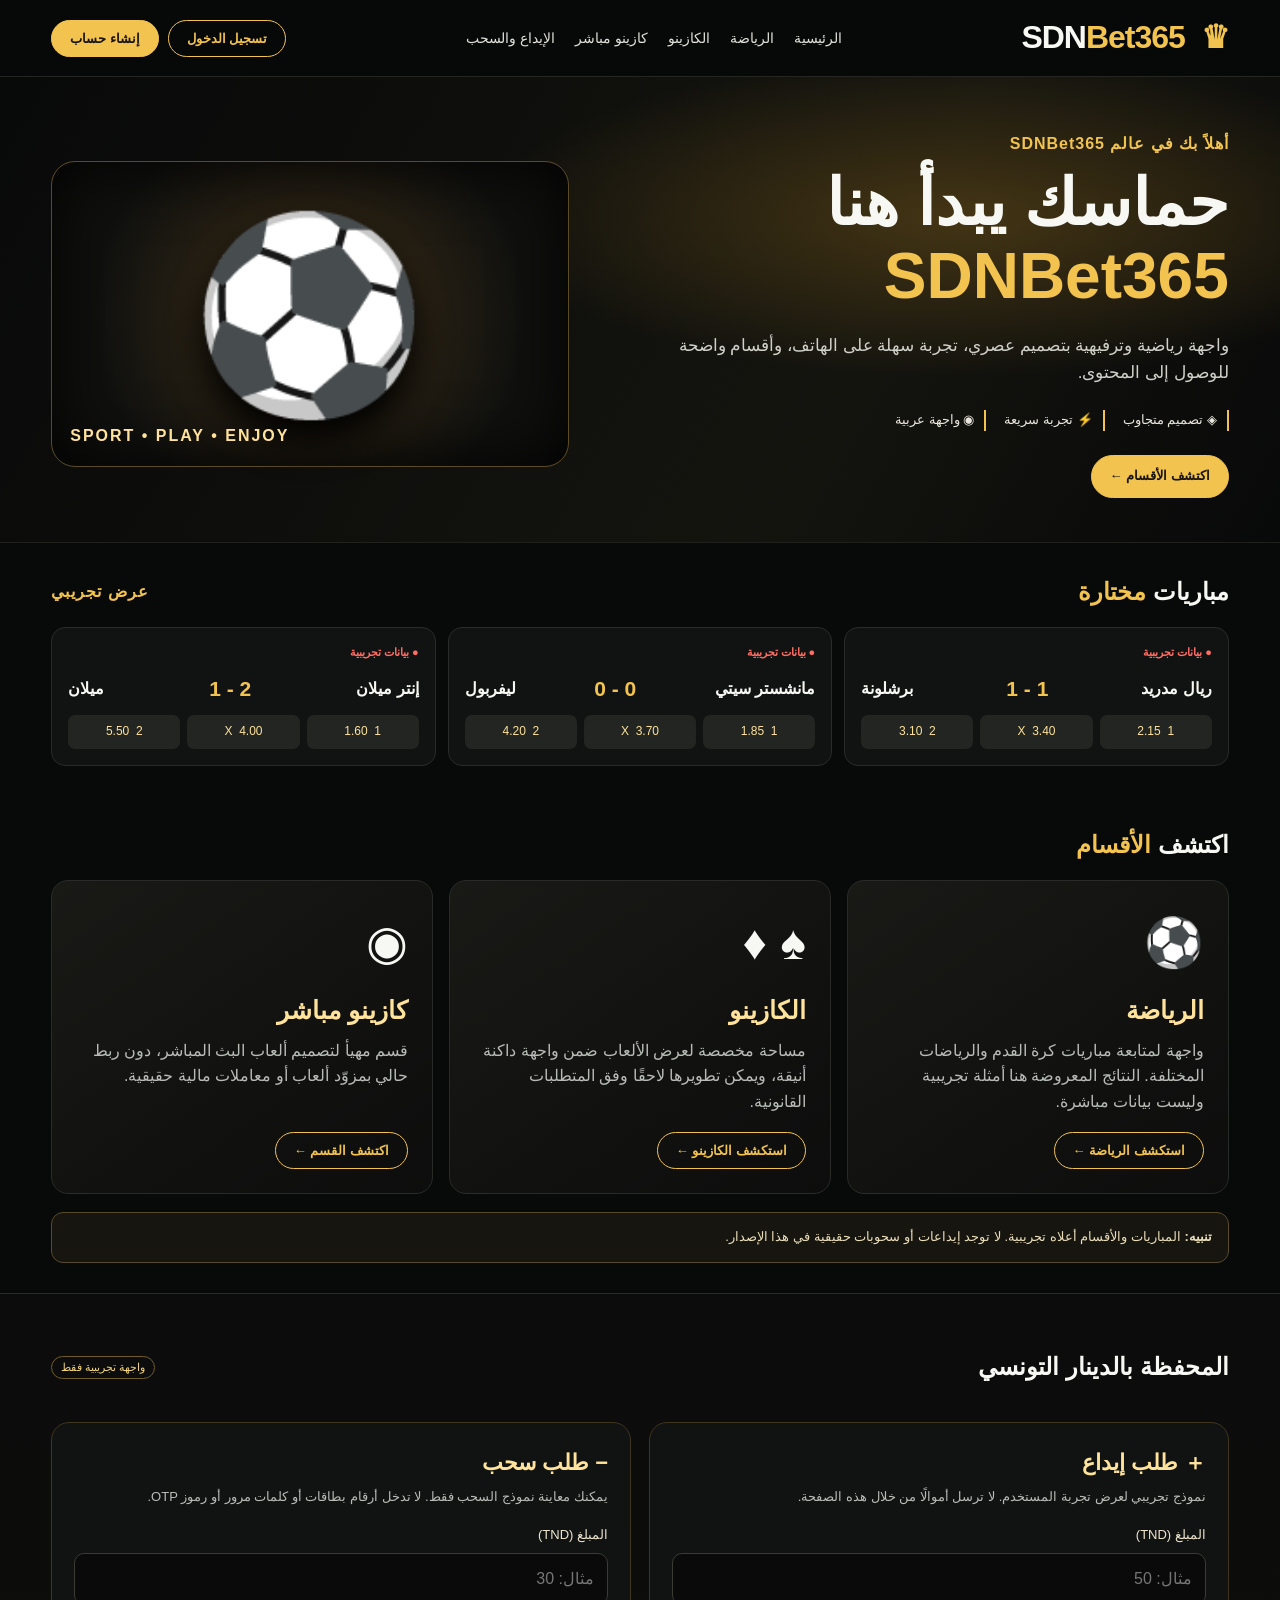
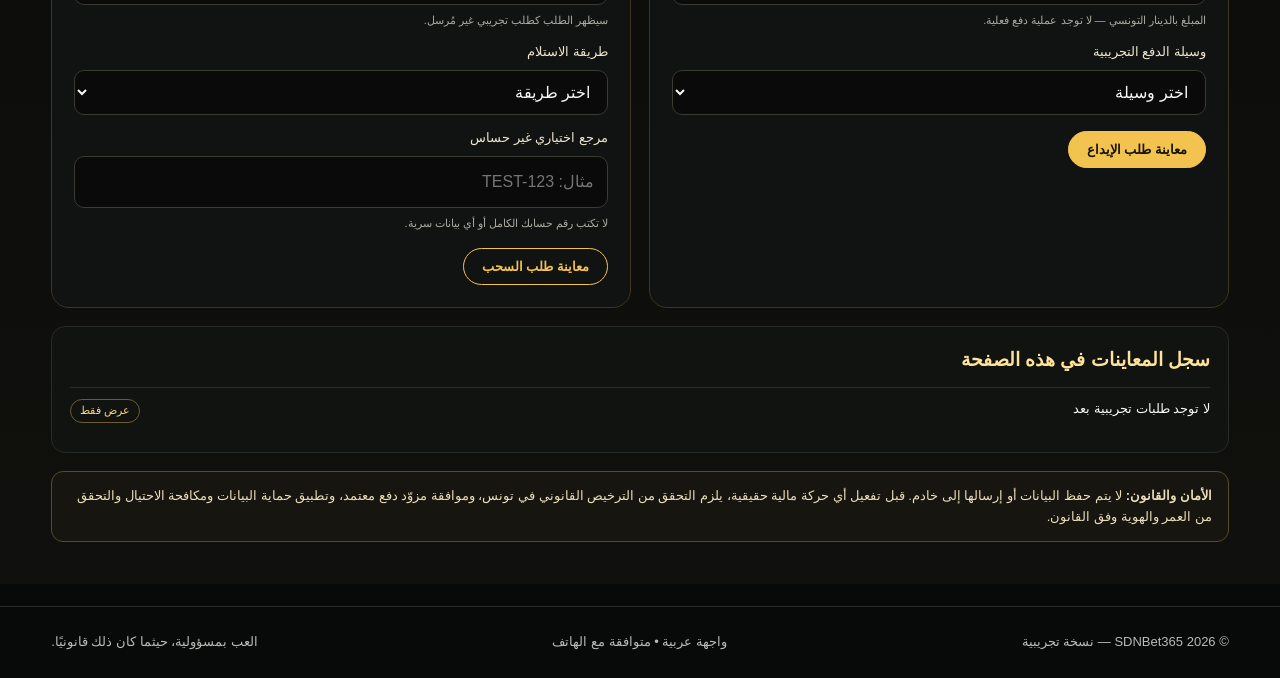
<file: Index.html>
<!DOCTYPE html>
<html lang="ar" dir="rtl">
<head>
<meta charset="UTF-8">
<meta name="viewport" content="width=device-width, initial-scale=1">
<meta name="theme-color" content="#080909">
<title>SDNBet365 | الرياضة والترفيه</title>
<style>
:root{--bg:#080909;--panel:#111313;--line:#292b28;--gold:#f2c34e;--gold2:#ffe39a;--muted:#b9bbb7;--white:#f7f7f3}
*{box-sizing:border-box}body{margin:0;background:var(--bg);color:var(--white);font-family:Tahoma,Arial,sans-serif;line-height:1.6}
a{color:inherit;text-decoration:none}.wrap{width:min(1180px,92%);margin:auto}
header{position:sticky;top:0;z-index:5;background:#080909f2;border-bottom:1px solid #252621;backdrop-filter:blur(10px)}
.nav{min-height:76px;display:flex;align-items:center;justify-content:space-between;gap:18px;flex-wrap:wrap;padding:12px 0}
.brand{font-size:clamp(22px,3vw,32px);font-weight:900;letter-spacing:-1px}.brand span{color:var(--gold)}.crown{color:var(--gold);margin-left:8px}
.links{display:flex;gap:20px;flex-wrap:wrap;font-size:14px;color:#e1e1db}.links a:hover{color:var(--gold)}
.actions{display:flex;gap:9px}.btn{display:inline-flex;align-items:center;justify-content:center;border:1px solid var(--gold);border-radius:30px;padding:10px 18px;font-weight:700;font-size:13px;background:transparent;color:var(--gold);cursor:pointer}.btn.primary{background:var(--gold);color:#17130a}.btn:hover{filter:brightness(1.1)}
.hero{padding:54px 0 44px;background:radial-gradient(ellipse at 75% 30%,#443514 0,transparent 35%),linear-gradient(120deg,#080909,#14140f 65%,#080909);border-bottom:1px solid #20211d;overflow:hidden}
.hero-grid{display:grid;grid-template-columns:1.1fr .9fr;align-items:center;gap:28px}.eyebrow{color:var(--gold);font-weight:700;letter-spacing:1px}.hero h1{font-size:clamp(34px,5.2vw,64px);line-height:1.15;margin:10px 0 18px}.hero h1 span{color:var(--gold)}.hero p{color:#d0d0c9;max-width:560px;font-size:17px}.features{display:flex;gap:18px;flex-wrap:wrap;margin:24px 0;color:#e9e7dd;font-size:13px}.features span{border-right:2px solid var(--gold);padding-right:10px}.hero-art{min-height:290px;border:1px solid #5b4b25;border-radius:24px;display:grid;place-items:center;background:radial-gradient(circle at 50% 50%,#725622 0,#292114 35%,#10110f 72%);box-shadow:inset 0 0 70px #000;position:relative}.ball{font-size:clamp(100px,17vw,190px);filter:drop-shadow(0 20px 18px #000)}.art-label{position:absolute;bottom:18px;left:18px;color:var(--gold2);font-weight:800;letter-spacing:2px}
.section{padding:30px 0}.section-head{display:flex;align-items:center;justify-content:space-between;gap:12px;margin-bottom:16px}.section h2{margin:0;font-size:24px}.section h2 span{color:var(--gold)}.live-row{display:grid;grid-template-columns:repeat(3,1fr);gap:12px}.match{background:var(--panel);border:1px solid var(--line);border-radius:14px;padding:16px}.live{color:#ff6c62;font-size:11px;font-weight:900}.teams{display:flex;justify-content:space-between;align-items:center;gap:8px;margin:10px 0;font-weight:700}.score{font-size:21px;color:var(--gold);white-space:nowrap}.odds{display:flex;gap:7px}.odd{flex:1;text-align:center;background:#222521;border-radius:7px;padding:7px 4px;font-size:12px;color:var(--gold2)}
.cards{display:grid;grid-template-columns:repeat(3,1fr);gap:16px}.category{min-height:245px;border:1px solid var(--line);border-radius:17px;padding:24px;background:linear-gradient(145deg,#191a16,#0c0d0c);display:flex;flex-direction:column;align-items:flex-start;transition:transform .2s,border-color .2s}.category:hover{transform:translateY(-3px);border-color:#8e712c}.category .icon{font-size:48px}.category h3{font-size:25px;margin:8px 0;color:var(--gold2)}.category p{color:var(--muted);margin:0 0 18px}.category .btn{margin-top:auto}
.notice{border:1px solid #594b28;background:#17150f;color:#e9ddba;padding:14px 16px;border-radius:12px;font-size:13px;margin-top:18px}
.wallet-section{padding:34px 0 42px;border-top:1px solid var(--line);background:linear-gradient(180deg,#0b0c0b,#10100d)}
.wallet-grid{display:grid;grid-template-columns:1fr 1fr;gap:18px}
.wallet-card{background:var(--panel);border:1px solid #40351d;border-radius:18px;padding:22px}
.wallet-card h3{margin:0 0 6px;color:var(--gold2);font-size:22px}
.wallet-card p{color:var(--muted);font-size:13px;margin:0 0 18px}
.field{display:grid;gap:7px;margin:13px 0}
.field label{font-size:13px;color:#eee5ce}
.field input,.field select{width:100%;padding:12px 13px;border-radius:10px;border:1px solid #3a3b33;background:#090a09;color:var(--white);font:inherit;outline:none}
.field input:focus,.field select:focus{border-color:var(--gold)}
.field small{color:#aaa99f;font-size:11px}
.form-actions{display:flex;gap:10px;flex-wrap:wrap;margin-top:16px}
.status-box{display:none;margin-top:14px;padding:12px;border:1px solid #665326;border-radius:10px;background:#19160d;color:#ffe39a;font-size:13px}
.status-box.show{display:block}
.history{margin-top:18px;background:#111311;border:1px solid var(--line);border-radius:14px;padding:18px}
.history h3{margin:0 0 12px;color:var(--gold2)}
.history-row{display:flex;justify-content:space-between;gap:10px;flex-wrap:wrap;border-top:1px solid #2b2d27;padding:11px 0;font-size:13px}
.pill-demo{display:inline-block;border:1px solid #705c28;color:#f5d77c;border-radius:20px;padding:2px 9px;font-size:11px}
@media(max-width:800px){.wallet-grid{grid-template-columns:1fr}}
footer{border-top:1px solid var(--line);margin-top:22px;padding:25px 0;color:var(--muted);font-size:13px}.foot{display:flex;justify-content:space-between;gap:15px;flex-wrap:wrap}
.modal{position:fixed;inset:0;background:#000b;display:none;place-items:center;padding:20px;z-index:10}.modal.show{display:grid}.dialog{max-width:420px;width:100%;background:#121411;border:1px solid #5b4b25;border-radius:18px;padding:24px}.dialog h3{margin-top:0;color:var(--gold)}.dialog p{color:var(--muted)}.close{float:left;background:none;border:0;color:white;font-size:24px;cursor:pointer}
@media(max-width:800px){.hero-grid{grid-template-columns:1fr}.hero-art{min-height:200px}.live-row{grid-template-columns:1fr}.cards{grid-template-columns:1fr}.links{gap:12px}.nav{justify-content:center}.brand{width:100%;text-align:center}.actions{justify-content:center;width:100%}.hero{padding-top:34px}}
</style>
</head>
<body>
<header><div class="wrap nav">
<a class="brand" href="#"><span class="crown">♛</span> SDN<span>Bet365</span></a>
<nav class="links" aria-label="التنقل"><a href="#home">الرئيسية</a><a href="#sports">الرياضة</a><a href="#casino">الكازينو</a><a href="#livecasino">كازينو مباشر</a><a href="#wallet">الإيداع والسحب</a></nav>
<div class="actions"><button class="btn" data-modal="login">تسجيل الدخول</button><button class="btn primary" data-modal="register">إنشاء حساب</button></div>
</div></header>
<main>
<section class="hero" id="home"><div class="wrap hero-grid"><div>
<div class="eyebrow">أهلاً بك في عالم SDNBet365</div>
<h1>حماسك يبدأ هنا<br><span>SDNBet365</span></h1>
<p>واجهة رياضية وترفيهية بتصميم عصري، تجربة سهلة على الهاتف، وأقسام واضحة للوصول إلى المحتوى.</p>
<div class="features"><span>◈ تصميم متجاوب</span><span>⚡ تجربة سريعة</span><span>◉ واجهة عربية</span></div>
<a class="btn primary" href="#sports">اكتشف الأقسام ←</a>
</div><div class="hero-art" aria-label="تصميم رياضي ذهبي"><div class="ball">⚽</div><div class="art-label">SPORT • PLAY • ENJOY</div></div></div></section>
<section class="section wrap"><div class="section-head"><h2>مباريات <span>مختارة</span></h2><span class="eyebrow">عرض تجريبي</span></div>
<div class="live-row">
<div class="match"><div class="live">● بيانات تجريبية</div><div class="teams"><span>ريال مدريد</span><span class="score">1 - 1</span><span>برشلونة</span></div><div class="odds"><div class="odd">1&nbsp; 2.15</div><div class="odd">X&nbsp; 3.40</div><div class="odd">2&nbsp; 3.10</div></div></div>
<div class="match"><div class="live">● بيانات تجريبية</div><div class="teams"><span>مانشستر سيتي</span><span class="score">0 - 0</span><span>ليفربول</span></div><div class="odds"><div class="odd">1&nbsp; 1.85</div><div class="odd">X&nbsp; 3.70</div><div class="odd">2&nbsp; 4.20</div></div></div>
<div class="match"><div class="live">● بيانات تجريبية</div><div class="teams"><span>إنتر ميلان</span><span class="score">2 - 1</span><span>ميلان</span></div><div class="odds"><div class="odd">1&nbsp; 1.60</div><div class="odd">X&nbsp; 4.00</div><div class="odd">2&nbsp; 5.50</div></div></div>
</div></section>
<section class="section wrap" id="sports"><div class="section-head"><h2>اكتشف <span>الأقسام</span></h2></div><div class="cards">
<article class="category"><div class="icon">⚽</div><h3>الرياضة</h3><p>واجهة لمتابعة مباريات كرة القدم والرياضات المختلفة. النتائج المعروضة هنا أمثلة تجريبية وليست بيانات مباشرة.</p><button class="btn" data-modal="sports">استكشف الرياضة ←</button></article>
<article class="category" id="casino"><div class="icon">♠ ♦</div><h3>الكازينو</h3><p>مساحة مخصصة لعرض الألعاب ضمن واجهة داكنة أنيقة، ويمكن تطويرها لاحقًا وفق المتطلبات القانونية.</p><button class="btn" data-modal="casino">استكشف الكازينو ←</button></article>
<article class="category" id="livecasino"><div class="icon">◉</div><h3>كازينو مباشر</h3><p>قسم مهيأ لتصميم ألعاب البث المباشر، دون ربط حالي بمزوّد ألعاب أو معاملات مالية حقيقية.</p><button class="btn" data-modal="live">اكتشف القسم ←</button></article>
</div>
<div class="notice"><strong>تنبيه:</strong> المباريات والأقسام أعلاه تجريبية. لا توجد إيداعات أو سحوبات حقيقية في هذا الإصدار.</div>
</section>
<section class="wallet-section" id="wallet"><div class="wrap">
<div class="section-head"><h2>المحفظة <span>بالدينار التونسي</span></h2><span class="pill-demo">واجهة تجريبية فقط</span></div>
<div class="wallet-grid">
<form class="wallet-card" id="deposit-form">
<h3>＋ طلب إيداع</h3><p>نموذج تجريبي لعرض تجربة المستخدم. لا ترسل أموالًا من خلال هذه الصفحة.</p>
<div class="field"><label for="deposit-amount">المبلغ (TND)</label><input id="deposit-amount" type="number" min="1" max="10000" step="1" placeholder="مثال: 50" required><small>المبلغ بالدينار التونسي — لا توجد عملية دفع فعلية.</small></div>
<div class="field"><label for="deposit-method">وسيلة الدفع التجريبية</label><select id="deposit-method" required><option value="">اختر وسيلة</option><option>تحويل بنكي (عرض فقط)</option><option>محفظة إلكترونية (عرض فقط)</option><option>وسيلة دفع مرخّصة — عند التفعيل</option></select></div>
<div class="form-actions"><button class="btn primary" type="submit">معاينة طلب الإيداع</button></div>
<div class="status-box" id="deposit-status" role="status" aria-live="polite"></div>
</form>
<form class="wallet-card" id="withdraw-form">
<h3>− طلب سحب</h3><p>يمكنك معاينة نموذج السحب فقط. لا تدخل أرقام بطاقات أو كلمات مرور أو رموز OTP.</p>
<div class="field"><label for="withdraw-amount">المبلغ (TND)</label><input id="withdraw-amount" type="number" min="1" max="10000" step="1" placeholder="مثال: 30" required><small>سيظهر الطلب كطلب تجريبي غير مُرسل.</small></div>
<div class="field"><label for="withdraw-method">طريقة الاستلام</label><select id="withdraw-method" required><option value="">اختر طريقة</option><option>تحويل بنكي (عرض فقط)</option><option>محفظة إلكترونية (عرض فقط)</option><option>طريقة أخرى معتمدة — عند التفعيل</option></select></div>
<div class="field"><label for="withdraw-reference">مرجع اختياري غير حساس</label><input id="withdraw-reference" type="text" maxlength="24" placeholder="مثال: TEST-123"><small>لا تكتب رقم حسابك الكامل أو أي بيانات سرية.</small></div>
<div class="form-actions"><button class="btn" type="submit">معاينة طلب السحب</button></div>
<div class="status-box" id="withdraw-status" role="status" aria-live="polite"></div>
</form>
</div>
<div class="history" aria-live="polite"><h3>سجل المعاينات في هذه الصفحة</h3><div id="history-list"><div class="history-row"><span>لا توجد طلبات تجريبية بعد</span><span class="pill-demo">عرض فقط</span></div></div></div>
<div class="notice"><strong>الأمان والقانون:</strong> لا يتم حفظ البيانات أو إرسالها إلى خادم. قبل تفعيل أي حركة مالية حقيقية، يلزم التحقق من الترخيص القانوني في تونس، وموافقة مزوّد دفع معتمد، وتطبيق حماية البيانات ومكافحة الاحتيال والتحقق من العمر والهوية وفق القانون.</div>
</div></section>
</section>
</main>
<footer><div class="wrap foot"><span>© 2026 SDNBet365 — نسخة تجريبية</span><span>واجهة عربية • متوافقة مع الهاتف</span><span>العب بمسؤولية، حيثما كان ذلك قانونيًا.</span></div></footer>
<div class="modal" id="modal" role="dialog" aria-modal="true" aria-labelledby="modal-title"><div class="dialog"><button class="close" id="close" aria-label="إغلاق">×</button><h3 id="modal-title">نسخة تجريبية</h3><p id="modal-text">هذا القسم للعرض فقط، ولم يتم تفعيل الحسابات أو المعاملات الحقيقية بعد.</p><button class="btn primary" id="ok">حسنًا</button></div></div>
<script>
const modal=document.getElementById('modal'), title=document.getElementById('modal-title'), msg=document.getElementById('modal-text');
const copy={login:['تسجيل الدخول','تسجيل الدخول غير مفعّل في النسخة التجريبية.'],register:['إنشاء حساب','إنشاء الحسابات غير مفعّل حاليًا.'],sports:['قسم الرياضة','هذه واجهة أولية؛ بيانات المباريات تجريبية وليست مباشرة.'],casino:['قسم الكازينو','هذا القسم تجريبي ولا يتصل بمزوّد ألعاب.'],live:['كازينو مباشر','البث المباشر غير مفعّل في هذه النسخة.']};
document.querySelectorAll('[data-modal]').forEach(b=>b.addEventListener('click',()=>{const c=copy[b.dataset.modal];title.textContent=c[0];msg.textContent=c[1];modal.classList.add('show')}));
function closeModal(){modal.classList.remove('show')}document.getElementById('close').addEventListener('click',closeModal);document.getElementById('ok').addEventListener('click',closeModal);modal.addEventListener('click',e=>{if(e.target===modal)closeModal()});
const historyList=document.getElementById('history-list');
function addDemoRequest(type,amount,method,reference=''){
  const empty=historyList.querySelector('.history-row');
  if(empty && empty.textContent.includes('لا توجد طلبات')) historyList.innerHTML='';
  const row=document.createElement('div'); row.className='history-row';
  const label=document.createElement('span'); label.textContent=type+' — '+amount+' د.ت — '+method+(reference?' — '+reference:'');
  const status=document.createElement('span'); status.className='pill-demo'; status.textContent='معاينة فقط — غير مُرسل';
  row.append(label,status); historyList.prepend(row);
}
document.getElementById('deposit-form').addEventListener('submit',e=>{
  e.preventDefault();const amount=Number(document.getElementById('deposit-amount').value),method=document.getElementById('deposit-method').value;
  const box=document.getElementById('deposit-status');
  if(!Number.isFinite(amount)||amount<1||amount>10000){box.textContent='أدخل مبلغًا بين 1 و10000 دينار للمعاينة.';box.classList.add('show');return;}
  box.textContent='هذه معاينة فقط: طلب إيداع بقيمة '+amount.toFixed(2)+' د.ت عبر '+method+'. لم يتم الدفع أو إرسال الطلب.';
  box.classList.add('show');addDemoRequest('إيداع',amount.toFixed(2),method);e.target.reset();
});
document.getElementById('withdraw-form').addEventListener('submit',e=>{
  e.preventDefault();const amount=Number(document.getElementById('withdraw-amount').value),method=document.getElementById('withdraw-method').value,reference=document.getElementById('withdraw-reference').value.trim();
  const box=document.getElementById('withdraw-status');
  if(!Number.isFinite(amount)||amount<1||amount>10000){box.textContent='أدخل مبلغًا بين 1 و10000 دينار للمعاينة.';box.classList.add('show');return;}
  box.textContent='هذه معاينة فقط: طلب سحب بقيمة '+amount.toFixed(2)+' د.ت عبر '+method+'. لم يتم التحقق من الرصيد أو إرسال أي طلب.';
  box.classList.add('show');addDemoRequest('سحب',amount.toFixed(2),method,reference);e.target.reset();
});
</script>
</body></html>
</file>
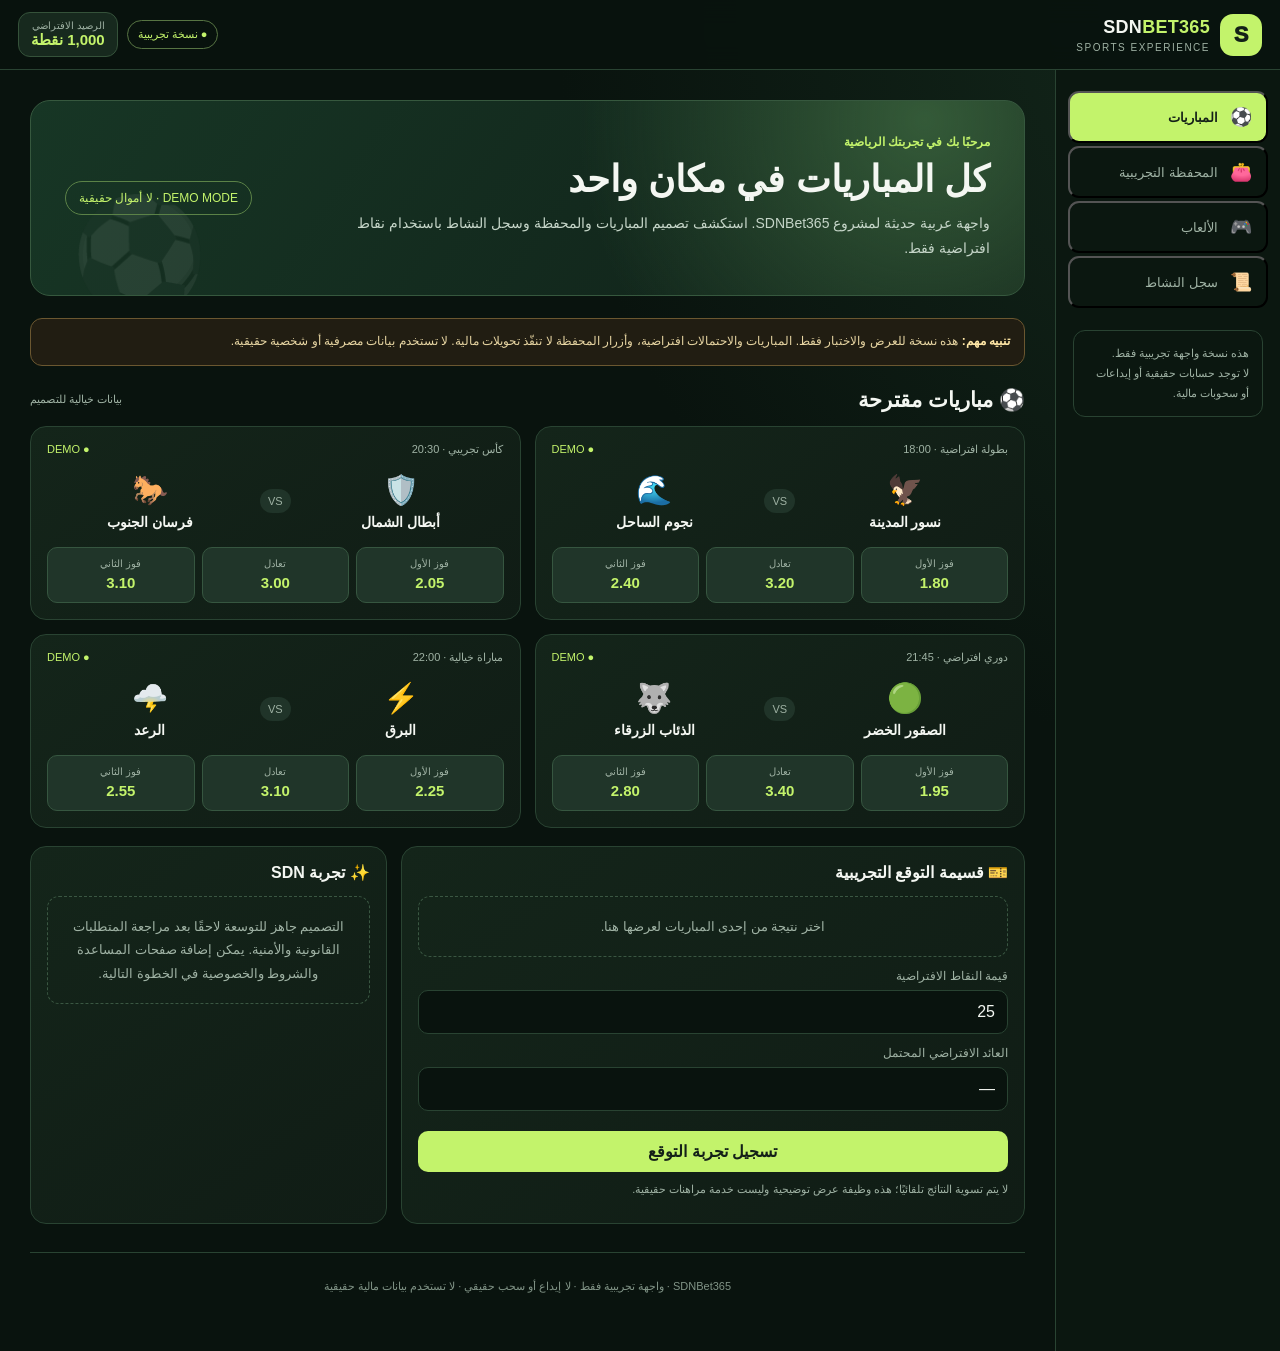
<file: index-1.html>
<!DOCTYPE html>
<html lang="ar" dir="rtl">
<head>
<meta charset="UTF-8">
<meta name="viewport" content="width=device-width, initial-scale=1">
<meta name="theme-color" content="#0b1712">
<title>SDNBet365 | منصة رياضية تجريبية</title>
<style>
:root{--bg:#09130e;--panel:#111f17;--panel2:#17291e;--line:#294332;--lime:#c3f36b;--text:#f4f7f2;--muted:#9fb2a4;--gold:#e8c779;--blue:#8bc8ff}
*{box-sizing:border-box}body{margin:0;background:radial-gradient(ellipse at top right,#14291c 0,transparent 40%),var(--bg);color:var(--text);font-family:Tahoma,Arial,sans-serif}button,input,select{font:inherit}button{cursor:pointer}
.top{position:sticky;top:0;z-index:20;display:flex;align-items:center;justify-content:space-between;gap:12px;padding:12px 18px;background:rgba(9,19,14,.96);border-bottom:1px solid var(--line);backdrop-filter:blur(12px)}
.brand{display:flex;align-items:center;gap:10px}.logo{width:42px;height:42px;display:grid;place-items:center;border-radius:13px;background:var(--lime);color:#132018;font-weight:1000;font-size:22px}.brand strong{font-size:18px;letter-spacing:.3px}.brand small{display:block;color:var(--muted);font-size:10px;margin-top:4px;letter-spacing:1.5px}
.top-right{display:flex;align-items:center;gap:9px}.demo-badge{border:1px solid #577443;color:var(--lime);border-radius:30px;padding:7px 10px;font-size:11px}.balance{background:#17291e;border:1px solid #35523a;border-radius:12px;padding:7px 12px}.balance small{display:block;color:var(--muted);font-size:10px}.balance b{color:var(--lime);font-size:15px}
.shell{max-width:1440px;margin:auto;display:grid;grid-template-columns:225px minmax(0,1fr);min-height:calc(100vh - 67px)}aside{padding:18px 12px;border-left:1px solid var(--line);background:#0b1710}.nav{width:100%;display:flex;align-items:center;gap:11px;text-align:right;background:transparent;color:var(--muted);border-radius:11px;padding:13px;margin:3px 0}.nav.active,.nav:hover{background:var(--lime);color:#142018;font-weight:bold}.nav .ico{width:24px;text-align:center;font-size:18px}.side-info{margin:22px 5px 0;padding:13px;border:1px solid var(--line);border-radius:12px;color:var(--muted);font-size:11px;line-height:1.8}
main{padding:clamp(14px,3vw,30px);min-width:0}.hero{position:relative;overflow:hidden;display:flex;align-items:center;justify-content:space-between;gap:18px;padding:clamp(20px,4vw,34px);border:1px solid #36583e;border-radius:20px;background:radial-gradient(circle at 90% 10%,#345a38 0,transparent 38%),linear-gradient(125deg,#173625,#102018);margin-bottom:22px}.hero:after{content:"⚽";position:absolute;left:4%;bottom:-24px;font-size:110px;opacity:.08}.hero-copy{position:relative;z-index:1}.eyebrow{color:var(--lime);font-size:12px;font-weight:bold;margin-bottom:9px}.hero h1{font-size:clamp(24px,4vw,37px);margin:0 0 10px}.hero p{margin:0;color:#c5d5c8;line-height:1.8;max-width:640px;font-size:14px}.hero-tag{position:relative;z-index:1;white-space:nowrap;border:1px solid #5b8247;border-radius:30px;padding:9px 13px;color:var(--lime);font-size:12px}
.notice{border:1px solid #6b5730;background:#211d12;color:#e8d6a3;border-radius:12px;padding:12px 14px;font-size:12px;line-height:1.8;margin-bottom:20px}.notice strong{color:#ffe7a6}
.section{display:none}.section.active{display:block}.section-head{display:flex;justify-content:space-between;align-items:center;gap:12px;margin:22px 0 14px}.section-head h2{font-size:21px;margin:0}.muted{color:var(--muted)}.tiny{font-size:11px}.match-grid{display:grid;grid-template-columns:repeat(2,minmax(0,1fr));gap:14px}.card{background:linear-gradient(145deg,#14251a,#101c15);border:1px solid var(--line);border-radius:16px;padding:16px;min-width:0}.match-meta{display:flex;justify-content:space-between;gap:8px;color:var(--muted);font-size:11px;margin-bottom:17px}.live-dot{color:var(--lime)}.teams{display:grid;grid-template-columns:1fr auto 1fr;align-items:center;gap:7px;text-align:center;margin-bottom:17px}.team{font-weight:bold;font-size:14px}.crest{display:block;font-size:29px;margin-bottom:7px}.vs{font-size:11px;color:var(--muted);background:#203429;border-radius:20px;padding:6px 8px}.odds{display:grid;grid-template-columns:repeat(3,1fr);gap:7px}.odd{background:#203529;border:1px solid #365640;color:var(--text);border-radius:10px;padding:10px 4px}.odd small{display:block;font-size:10px;color:var(--muted);margin-bottom:5px}.odd b{font-size:15px;color:var(--lime)}.odd.selected{background:var(--lime);border-color:var(--lime);color:#132018}.odd.selected small,.odd.selected b{color:#132018}
.two-col{display:grid;grid-template-columns:minmax(0,1.4fr) minmax(250px,.8fr);gap:14px;margin-top:18px}.panel-title{font-weight:bold;font-size:16px;margin:0 0 14px}.form-row{margin:12px 0}.form-row label{display:block;color:var(--muted);font-size:12px;margin-bottom:7px}.form-row input,.form-row select{width:100%;background:#09130e;border:1px solid var(--line);border-radius:10px;padding:12px;color:var(--text);outline:none}.btn{border:0;border-radius:10px;padding:11px 15px;font-weight:bold}.btn-main{background:var(--lime);color:#142018}.btn-ghost{background:#21372a;color:var(--text);border:1px solid #3b5941}.btn-block{width:100%;margin-top:8px}.btn:disabled{opacity:.45;cursor:not-allowed}.empty{padding:18px;border:1px dashed #3a5742;border-radius:12px;color:var(--muted);text-align:center;font-size:13px;line-height:1.8}
.wallet-grid{display:grid;grid-template-columns:repeat(3,minmax(0,1fr));gap:13px}.stat{padding:18px;background:linear-gradient(145deg,#193323,#102018);border:1px solid #34523a;border-radius:15px}.stat span{display:block;color:var(--muted);font-size:12px;margin-bottom:10px}.stat strong{font-size:23px;color:var(--lime)}.action-grid{display:grid;grid-template-columns:repeat(2,minmax(0,1fr));gap:14px;margin-top:15px}.action-card{padding:20px;background:var(--panel);border:1px solid var(--line);border-radius:15px}.action-card .big{font-size:28px}.action-card h3{margin:10px 0 7px}.action-card p{color:var(--muted);font-size:12px;line-height:1.8;min-height:42px}.game-grid{display:grid;grid-template-columns:repeat(3,minmax(0,1fr));gap:13px}.game{padding:20px;text-align:center;background:linear-gradient(145deg,#1a3022,#101c15);border:1px solid var(--line);border-radius:15px}.game .big{font-size:40px}.game h3{margin:8px 0}.game p{color:var(--muted);font-size:12px;line-height:1.7;min-height:40px}.history-row{display:flex;justify-content:space-between;gap:10px;padding:13px 0;border-bottom:1px solid var(--line);font-size:12px}.footer{text-align:center;color:#819487;font-size:11px;padding:24px 10px;border-top:1px solid var(--line);margin-top:28px;line-height:1.8}
@media(max-width:850px){.shell{grid-template-columns:1fr}aside{position:sticky;top:66px;z-index:15;display:flex;gap:5px;overflow-x:auto;padding:7px;border-left:0;border-bottom:1px solid var(--line)}.nav{width:auto;white-space:nowrap;flex:0 0 auto;padding:10px 12px;margin:0}.side-info{display:none}.two-col{grid-template-columns:1fr}.game-grid{grid-template-columns:1fr}.match-grid{grid-template-columns:1fr}.hero{align-items:flex-start;flex-direction:column}.hero-tag{white-space:normal}.top{padding:9px 11px}.brand strong{font-size:15px}.logo{width:36px;height:36px}.demo-badge{display:none}main{padding:13px}.wallet-grid{grid-template-columns:1fr}.action-grid{grid-template-columns:1fr}}
@media(min-width:851px){.nav{font-size:13px}}
</style>
</head>
<body>
<header class="top">
  <div class="brand"><div class="logo">S</div><div><strong>SDN<span style="color:var(--lime)">BET365</span></strong><small>SPORTS EXPERIENCE</small></div></div>
  <div class="top-right"><span class="demo-badge">● نسخة تجريبية</span><div class="balance"><small>الرصيد الافتراضي</small><b><span id="balance">1,000</span> نقطة</b></div></div>
</header>
<div class="shell">
<aside>
  <button class="nav active" data-tab="sports"><span class="ico">⚽</span> المباريات</button>
  <button class="nav" data-tab="wallet"><span class="ico">👛</span> المحفظة التجريبية</button>
  <button class="nav" data-tab="games"><span class="ico">🎮</span> الألعاب</button>
  <button class="nav" data-tab="history"><span class="ico">📜</span> سجل النشاط</button>
  <div class="side-info">هذه نسخة واجهة تجريبية فقط.<br>لا توجد حسابات حقيقية أو إيداعات أو سحوبات مالية.</div>
</aside>
<main>
  <section class="hero">
    <div class="hero-copy"><div class="eyebrow">مرحبًا بك في تجربتك الرياضية</div><h1>كل المباريات في مكان واحد</h1><p>واجهة عربية حديثة لمشروع SDNBet365. استكشف تصميم المباريات والمحفظة وسجل النشاط باستخدام نقاط افتراضية فقط.</p></div>
    <span class="hero-tag">DEMO MODE · لا أموال حقيقية</span>
  </section>
  <div class="notice"><strong>تنبيه مهم:</strong> هذه نسخة للعرض والاختبار فقط. المباريات والاحتمالات افتراضية، وأزرار المحفظة لا تنفّذ تحويلات مالية. لا تستخدم بيانات مصرفية أو شخصية حقيقية.</div>

  <section class="section active" id="sports">
    <div class="section-head"><h2>⚽ مباريات مقترحة</h2><span class="muted tiny">بيانات خيالية للتصميم</span></div>
    <div class="match-grid" id="matches"></div>
    <div class="two-col">
      <div class="card">
        <h3 class="panel-title">🎫 قسيمة التوقع التجريبية</h3>
        <div id="selection" class="empty">اختر نتيجة من إحدى المباريات لعرضها هنا.</div>
        <div class="form-row"><label for="stake">قيمة النقاط الافتراضية</label><input id="stake" type="number" min="1" max="1000" value="25"></div>
        <div class="form-row"><label for="potential">العائد الافتراضي المحتمل</label><input id="potential" readonly value="—"></div>
        <button class="btn btn-main btn-block" id="placeBet">تسجيل تجربة التوقع</button>
        <p class="muted tiny">لا يتم تسوية النتائج تلقائيًا؛ هذه وظيفة عرض توضيحية وليست خدمة مراهنات حقيقية.</p>
      </div>
      <div class="card">
        <h3 class="panel-title">✨ تجربة SDN</h3>
        <div class="empty">التصميم جاهز للتوسعة لاحقًا بعد مراجعة المتطلبات القانونية والأمنية. يمكن إضافة صفحات المساعدة والشروط والخصوصية في الخطوة التالية.</div>
      </div>
    </div>
  </section>

  <section class="section" id="wallet">
    <div class="section-head"><h2>👛 المحفظة</h2><span class="muted tiny">عرض تجريبي فقط</span></div>
    <div class="wallet-grid">
      <div class="stat"><span>الرصيد الحالي</span><strong id="walletBalance">1,000</strong><div class="muted tiny">نقطة افتراضية</div></div>
      <div class="stat"><span>إجمالي الإيداعات التجريبية</span><strong id="depositTotal">0</strong><div class="muted tiny">لا تمثل أموالًا</div></div>
      <div class="stat"><span>إجمالي السحوبات التجريبية</span><strong id="withdrawTotal">0</strong><div class="muted tiny">لا تمثل تحويلات</div></div>
    </div>
    <div class="action-grid">
      <div class="action-card"><div class="big">➕</div><h3>محاكاة إيداع</h3><p>جرّب الواجهة فقط. لن تتم إضافة أموال فعلية ولا تُطلب بيانات دفع.</p><div class="form-row"><label for="depositAmount">قيمة افتراضية</label><input id="depositAmount" type="number" min="1" max="5000" value="100"></div><button class="btn btn-main btn-block" id="depositBtn">تجربة الإيداع الوهمي</button></div>
      <div class="action-card"><div class="big">↗️</div><h3>محاكاة سحب</h3><p>اختبر تجربة المستخدم دون حساب مصرفي أو محفظة دفع أو إرسال طلب مالي.</p><div class="form-row"><label for="withdrawAmount">قيمة افتراضية</label><input id="withdrawAmount" type="number" min="1" max="5000" value="50"></div><button class="btn btn-ghost btn-block" id="withdrawBtn">تجربة السحب الوهمي</button></div>
    </div>
    <p class="muted tiny">لا تُدخل رقم بطاقة أو كلمة مرور أو بيانات مالية. لا يتم إرسال أي بيانات إلى خادم.</p>
  </section>

  <section class="section" id="games">
    <div class="section-head"><h2>🎮 منطقة الترفيه</h2><span class="muted tiny">عناصر تصميم تجريبية</span></div>
    <div class="game-grid">
      <div class="game"><div class="big">⚽</div><h3>مركز المباريات</h3><p>عرض توضيحي لبطاقات المباريات والنتائج الافتراضية.</p><button class="btn btn-main" data-go="sports">استكشاف المباريات</button></div>
      <div class="game"><div class="big">📊</div><h3>إحصاءات تجريبية</h3><p>مكان مخصص لإحصاءات وبيانات توضيحية غير مباشرة.</p><button class="btn btn-ghost" id="statsBtn">عرض التفاصيل</button></div>
      <div class="game"><div class="big">🛡️</div><h3>اللعب المسؤول</h3><p>معلومات عامة عن حدود الاستخدام والسلامة والامتثال.</p><button class="btn btn-ghost" id="responsibleBtn">قراءة التنبيه</button></div>
    </div>
  </section>

  <section class="section" id="history">
    <div class="section-head"><h2>📜 سجل النشاط</h2><button class="btn btn-ghost" id="reset">إعادة ضبط التجربة</button></div>
    <div class="card"><div id="historyList" class="muted">لم تُسجل أنشطة بعد.</div></div>
  </section>
  <footer class="footer">SDNBet365 · واجهة تجريبية فقط · لا إيداع أو سحب حقيقي · لا تستخدم بيانات مالية حقيقية</footer>
</main>
</div>
<script>
const matches=[
{id:1,league:"بطولة افتراضية · 18:00",a:"نسور المدينة",b:"نجوم الساحل",icons:["🦅","🌊"],odds:[1.8,3.2,2.4]},
{id:2,league:"كأس تجريبي · 20:30",a:"أبطال الشمال",b:"فرسان الجنوب",icons:["🛡️","🐎"],odds:[2.05,3.0,3.1]},
{id:3,league:"دوري افتراضي · 21:45",a:"الصقور الخضر",b:"الذئاب الزرقاء",icons:["🟢","🐺"],odds:[1.95,3.4,2.8]},
{id:4,league:"مباراة خيالية · 22:00",a:"البرق",b:"الرعد",icons:["⚡","🌩️"],odds:[2.25,3.1,2.55]}
];
let balance=1000,selection=null,logs=[],deposits=0,withdrawals=0;
const $=id=>document.getElementById(id);
const fmt=n=>Number(n).toLocaleString("en-US",{maximumFractionDigits:2});
function updateBalance(){$("balance").textContent=fmt(balance);$("walletBalance").textContent=fmt(balance);$("depositTotal").textContent=fmt(deposits);$("withdrawTotal").textContent=fmt(withdrawals)}
function addLog(title,delta,detail){logs.unshift({title,delta,detail,time:new Date().toLocaleTimeString("ar-TN",{hour:"2-digit",minute:"2-digit"})});renderLogs()}
function renderLogs(){const el=$("historyList");if(!logs.length){el.textContent="لم تُسجل أنشطة بعد.";el.className="muted";return}el.className="";el.innerHTML=logs.map(x=>`<div class="history-row"><div><b>${x.title}</b><div class="muted" style="margin-top:5px">${x.detail} · ${x.time}</div></div><b style="color:${x.delta>=0?'var(--lime)':'#f28b8b'}">${x.delta>0?'+':''}${fmt(x.delta)} نقطة</b></div>`).join("")}
function renderMatches(){$("matches").innerHTML=matches.map(m=>`<article class="card"><div class="match-meta"><span>${m.league}</span><span class="live-dot">● DEMO</span></div><div class="teams"><div class="team"><span class="crest">${m.icons[0]}</span>${m.a}</div><div class="vs">VS</div><div class="team"><span class="crest">${m.icons[1]}</span>${m.b}</div></div><div class="odds">${[{k:"1",label:"فوز الأول",odd:m.odds[0]},{k:"X",label:"تعادل",odd:m.odds[1]},{k:"2",label:"فوز الثاني",odd:m.odds[2]}].map(o=>`<button class="odd ${selection&&selection.id===m.id&&selection.k===o.k?'selected':''}" data-mid="${m.id}" data-k="${o.k}" data-odd="${o.odd}"><small>${o.label}</small><b>${o.odd.toFixed(2)}</b></button>`).join("")}</div></article>`).join("");document.querySelectorAll("[data-mid]").forEach(btn=>btn.addEventListener("click",()=>{const m=matches.find(x=>x.id===Number(btn.dataset.mid));selection={id:m.id,k:btn.dataset.k,odd:Number(btn.dataset.odd),match:m,choice:btn.querySelector("small").textContent};$("selection").className="";$("selection").textContent=`${m.a} × ${m.b} — ${selection.choice} — معامل تجريبي ${selection.odd.toFixed(2)}`;updatePotential();renderMatches()}))}
function updatePotential(){const n=Number($("stake").value);$("potential").value=selection&&n>0?fmt(n*selection.odd)+" نقطة":"—"}
$("stake").addEventListener("input",updatePotential);
$("placeBet").addEventListener("click",()=>{const n=Number($("stake").value);if(!selection)return alert("اختر نتيجة تجريبية أولًا.");if(!Number.isFinite(n)||n<1||n>1000)return alert("أدخل قيمة بين 1 و1000 نقطة.");if(n>balance)return alert("الرصيد الافتراضي لا يكفي.");balance-=n;updateBalance();addLog("توقع افتراضي",-n,selection.match.a+" × "+selection.match.b+" · "+selection.choice+" · عائد محتمل "+fmt(n*selection.odd));alert("سُجلت تجربة التوقع فقط. لا توجد تسوية أو أموال حقيقية.");selection=null;$("selection").className="empty";$("selection").textContent="اختر نتيجة من إحدى المباريات لعرضها هنا.";$("potential").value="—";renderMatches()});
document.querySelectorAll(".nav").forEach(btn=>btn.addEventListener("click",()=>showTab(btn.dataset.tab)));
function showTab(id){document.querySelectorAll(".nav").forEach(b=>b.classList.toggle("active",b.dataset.tab===id));document.querySelectorAll(".section").forEach(s=>s.classList.toggle("active",s.id===id));window.scrollTo({top:0,behavior:"smooth"})}
document.querySelectorAll("[data-go]").forEach(b=>b.addEventListener("click",()=>showTab(b.dataset.go)));
$("depositBtn").addEventListener("click",()=>{const n=Number($("depositAmount").value);if(!Number.isFinite(n)||n<1||n>5000)return alert("أدخل قيمة افتراضية بين 1 و5000.");deposits+=n;balance+=n;updateBalance();addLog("إيداع وهمي",n,"محاكاة واجهة فقط — لا أموال حقيقية");alert("تمت محاكاة الإيداع داخل هذه الصفحة فقط. لم يحدث أي تحويل مالي.")});
$("withdrawBtn").addEventListener("click",()=>{const n=Number($("withdrawAmount").value);if(!Number.isFinite(n)||n<1||n>5000)return alert("أدخل قيمة افتراضية بين 1 و5000.");if(n>balance)return alert("الرصيد الافتراضي لا يكفي.");withdrawals+=n;balance-=n;updateBalance();addLog("سحب وهمي",-n,"محاكاة واجهة فقط — لا أموال حقيقية");alert("تمت محاكاة السحب داخل هذه الصفحة فقط. لم يحدث أي تحويل مالي.")});
$("statsBtn").addEventListener("click",()=>alert("بيانات تجريبية فقط: 4 مباريات افتراضية، لا توجد نتائج مباشرة أو بيانات رياضية خارجية."));
$("responsibleBtn").addEventListener("click",()=>alert("هذه نسخة تجريبية وليست خدمة مراهنات. يجب التحقق من القوانين والتراخيص المناسبة قبل أي تشغيل حقيقي. لا تستخدم أموالًا لا تستطيع تحمل خسارتها."));
$("reset").addEventListener("click",()=>{if(!confirm("هل تريد إعادة ضبط رصيد وسجل النسخة التجريبية؟"))return;balance=1000;selection=null;logs=[];deposits=0;withdrawals=0;updateBalance();renderLogs();renderMatches();$("selection").className="empty";$("selection").textContent="اختر نتيجة من إحدى المباريات لعرضها هنا.";$("potential").value="—";alert("تمت إعادة ضبط التجربة.")});
renderMatches();updateBalance();renderLogs();
</script>
</body>
</html>
</file>
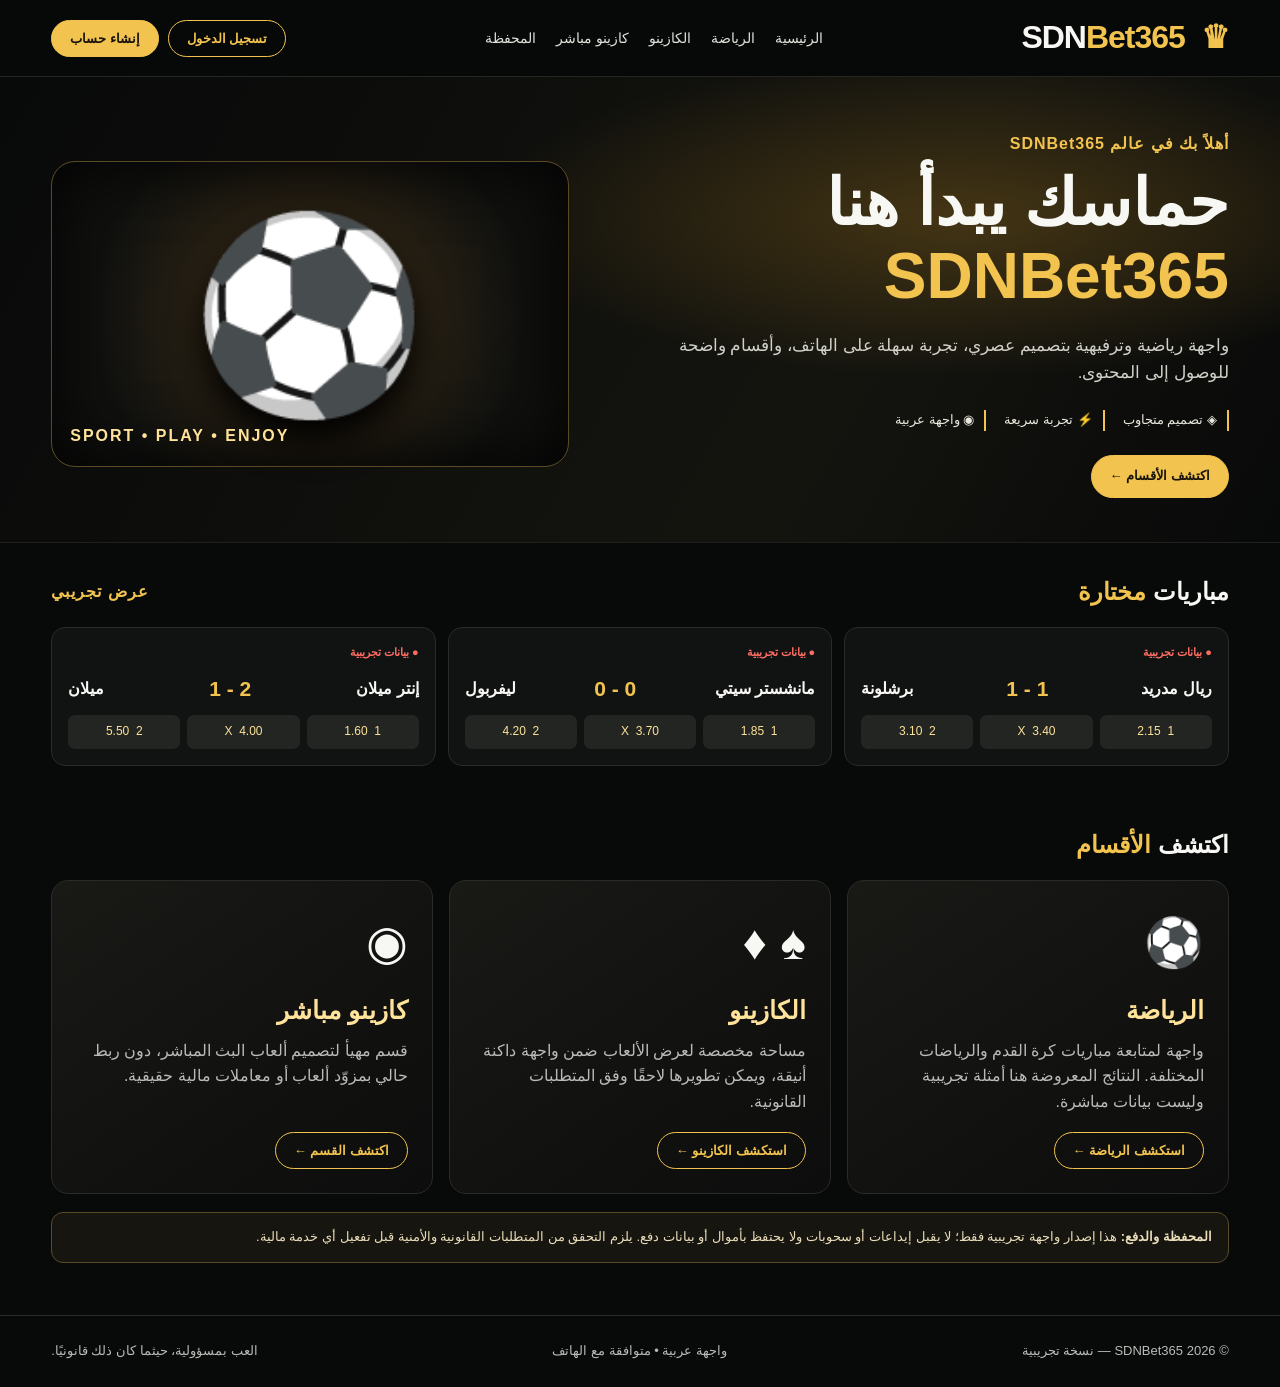
<file: index-4.html>
<!DOCTYPE html>
<html lang="ar" dir="rtl">
<head>
<meta charset="UTF-8">
<meta name="viewport" content="width=device-width, initial-scale=1">
<meta name="theme-color" content="#080909">
<title>SDNBet365 | الرياضة والترفيه</title>
<style>
:root{--bg:#080909;--panel:#111313;--line:#292b28;--gold:#f2c34e;--gold2:#ffe39a;--muted:#b9bbb7;--white:#f7f7f3}
*{box-sizing:border-box}body{margin:0;background:var(--bg);color:var(--white);font-family:Tahoma,Arial,sans-serif;line-height:1.6}
a{color:inherit;text-decoration:none}.wrap{width:min(1180px,92%);margin:auto}
header{position:sticky;top:0;z-index:5;background:#080909f2;border-bottom:1px solid #252621;backdrop-filter:blur(10px)}
.nav{min-height:76px;display:flex;align-items:center;justify-content:space-between;gap:18px;flex-wrap:wrap;padding:12px 0}
.brand{font-size:clamp(22px,3vw,32px);font-weight:900;letter-spacing:-1px}.brand span{color:var(--gold)}.crown{color:var(--gold);margin-left:8px}
.links{display:flex;gap:20px;flex-wrap:wrap;font-size:14px;color:#e1e1db}.links a:hover{color:var(--gold)}
.actions{display:flex;gap:9px}.btn{display:inline-flex;align-items:center;justify-content:center;border:1px solid var(--gold);border-radius:30px;padding:10px 18px;font-weight:700;font-size:13px;background:transparent;color:var(--gold);cursor:pointer}.btn.primary{background:var(--gold);color:#17130a}.btn:hover{filter:brightness(1.1)}
.hero{padding:54px 0 44px;background:radial-gradient(ellipse at 75% 30%,#443514 0,transparent 35%),linear-gradient(120deg,#080909,#14140f 65%,#080909);border-bottom:1px solid #20211d;overflow:hidden}
.hero-grid{display:grid;grid-template-columns:1.1fr .9fr;align-items:center;gap:28px}.eyebrow{color:var(--gold);font-weight:700;letter-spacing:1px}.hero h1{font-size:clamp(34px,5.2vw,64px);line-height:1.15;margin:10px 0 18px}.hero h1 span{color:var(--gold)}.hero p{color:#d0d0c9;max-width:560px;font-size:17px}.features{display:flex;gap:18px;flex-wrap:wrap;margin:24px 0;color:#e9e7dd;font-size:13px}.features span{border-right:2px solid var(--gold);padding-right:10px}.hero-art{min-height:290px;border:1px solid #5b4b25;border-radius:24px;display:grid;place-items:center;background:radial-gradient(circle at 50% 50%,#725622 0,#292114 35%,#10110f 72%);box-shadow:inset 0 0 70px #000;position:relative}.ball{font-size:clamp(100px,17vw,190px);filter:drop-shadow(0 20px 18px #000)}.art-label{position:absolute;bottom:18px;left:18px;color:var(--gold2);font-weight:800;letter-spacing:2px}
.section{padding:30px 0}.section-head{display:flex;align-items:center;justify-content:space-between;gap:12px;margin-bottom:16px}.section h2{margin:0;font-size:24px}.section h2 span{color:var(--gold)}.live-row{display:grid;grid-template-columns:repeat(3,1fr);gap:12px}.match{background:var(--panel);border:1px solid var(--line);border-radius:14px;padding:16px}.live{color:#ff6c62;font-size:11px;font-weight:900}.teams{display:flex;justify-content:space-between;align-items:center;gap:8px;margin:10px 0;font-weight:700}.score{font-size:21px;color:var(--gold);white-space:nowrap}.odds{display:flex;gap:7px}.odd{flex:1;text-align:center;background:#222521;border-radius:7px;padding:7px 4px;font-size:12px;color:var(--gold2)}
.cards{display:grid;grid-template-columns:repeat(3,1fr);gap:16px}.category{min-height:245px;border:1px solid var(--line);border-radius:17px;padding:24px;background:linear-gradient(145deg,#191a16,#0c0d0c);display:flex;flex-direction:column;align-items:flex-start;transition:transform .2s,border-color .2s}.category:hover{transform:translateY(-3px);border-color:#8e712c}.category .icon{font-size:48px}.category h3{font-size:25px;margin:8px 0;color:var(--gold2)}.category p{color:var(--muted);margin:0 0 18px}.category .btn{margin-top:auto}
.notice{border:1px solid #594b28;background:#17150f;color:#e9ddba;padding:14px 16px;border-radius:12px;font-size:13px;margin-top:18px}
footer{border-top:1px solid var(--line);margin-top:22px;padding:25px 0;color:var(--muted);font-size:13px}.foot{display:flex;justify-content:space-between;gap:15px;flex-wrap:wrap}
.modal{position:fixed;inset:0;background:#000b;display:none;place-items:center;padding:20px;z-index:10}.modal.show{display:grid}.dialog{max-width:420px;width:100%;background:#121411;border:1px solid #5b4b25;border-radius:18px;padding:24px}.dialog h3{margin-top:0;color:var(--gold)}.dialog p{color:var(--muted)}.close{float:left;background:none;border:0;color:white;font-size:24px;cursor:pointer}
@media(max-width:800px){.hero-grid{grid-template-columns:1fr}.hero-art{min-height:200px}.live-row{grid-template-columns:1fr}.cards{grid-template-columns:1fr}.links{gap:12px}.nav{justify-content:center}.brand{width:100%;text-align:center}.actions{justify-content:center;width:100%}.hero{padding-top:34px}}
</style>
</head>
<body>
<header><div class="wrap nav">
<a class="brand" href="#"><span class="crown">♛</span> SDN<span>Bet365</span></a>
<nav class="links" aria-label="التنقل"><a href="#home">الرئيسية</a><a href="#sports">الرياضة</a><a href="#casino">الكازينو</a><a href="#livecasino">كازينو مباشر</a><a href="#wallet">المحفظة</a></nav>
<div class="actions"><button class="btn" data-modal="login">تسجيل الدخول</button><button class="btn primary" data-modal="register">إنشاء حساب</button></div>
</div></header>
<main>
<section class="hero" id="home"><div class="wrap hero-grid"><div>
<div class="eyebrow">أهلاً بك في عالم SDNBet365</div>
<h1>حماسك يبدأ هنا<br><span>SDNBet365</span></h1>
<p>واجهة رياضية وترفيهية بتصميم عصري، تجربة سهلة على الهاتف، وأقسام واضحة للوصول إلى المحتوى.</p>
<div class="features"><span>◈ تصميم متجاوب</span><span>⚡ تجربة سريعة</span><span>◉ واجهة عربية</span></div>
<a class="btn primary" href="#sports">اكتشف الأقسام ←</a>
</div><div class="hero-art" aria-label="تصميم رياضي ذهبي"><div class="ball">⚽</div><div class="art-label">SPORT • PLAY • ENJOY</div></div></div></section>
<section class="section wrap"><div class="section-head"><h2>مباريات <span>مختارة</span></h2><span class="eyebrow">عرض تجريبي</span></div>
<div class="live-row">
<div class="match"><div class="live">● بيانات تجريبية</div><div class="teams"><span>ريال مدريد</span><span class="score">1 - 1</span><span>برشلونة</span></div><div class="odds"><div class="odd">1&nbsp; 2.15</div><div class="odd">X&nbsp; 3.40</div><div class="odd">2&nbsp; 3.10</div></div></div>
<div class="match"><div class="live">● بيانات تجريبية</div><div class="teams"><span>مانشستر سيتي</span><span class="score">0 - 0</span><span>ليفربول</span></div><div class="odds"><div class="odd">1&nbsp; 1.85</div><div class="odd">X&nbsp; 3.70</div><div class="odd">2&nbsp; 4.20</div></div></div>
<div class="match"><div class="live">● بيانات تجريبية</div><div class="teams"><span>إنتر ميلان</span><span class="score">2 - 1</span><span>ميلان</span></div><div class="odds"><div class="odd">1&nbsp; 1.60</div><div class="odd">X&nbsp; 4.00</div><div class="odd">2&nbsp; 5.50</div></div></div>
</div></section>
<section class="section wrap" id="sports"><div class="section-head"><h2>اكتشف <span>الأقسام</span></h2></div><div class="cards">
<article class="category"><div class="icon">⚽</div><h3>الرياضة</h3><p>واجهة لمتابعة مباريات كرة القدم والرياضات المختلفة. النتائج المعروضة هنا أمثلة تجريبية وليست بيانات مباشرة.</p><button class="btn" data-modal="sports">استكشف الرياضة ←</button></article>
<article class="category" id="casino"><div class="icon">♠ ♦</div><h3>الكازينو</h3><p>مساحة مخصصة لعرض الألعاب ضمن واجهة داكنة أنيقة، ويمكن تطويرها لاحقًا وفق المتطلبات القانونية.</p><button class="btn" data-modal="casino">استكشف الكازينو ←</button></article>
<article class="category" id="livecasino"><div class="icon">◉</div><h3>كازينو مباشر</h3><p>قسم مهيأ لتصميم ألعاب البث المباشر، دون ربط حالي بمزوّد ألعاب أو معاملات مالية حقيقية.</p><button class="btn" data-modal="live">اكتشف القسم ←</button></article>
</div>
<div class="notice" id="wallet"><strong>المحفظة والدفع:</strong> هذا إصدار واجهة تجريبية فقط؛ لا يقبل إيداعات أو سحوبات ولا يحتفظ بأموال أو بيانات دفع. يلزم التحقق من المتطلبات القانونية والأمنية قبل تفعيل أي خدمة مالية.</div>
</section>
</main>
<footer><div class="wrap foot"><span>© 2026 SDNBet365 — نسخة تجريبية</span><span>واجهة عربية • متوافقة مع الهاتف</span><span>العب بمسؤولية، حيثما كان ذلك قانونيًا.</span></div></footer>
<div class="modal" id="modal" role="dialog" aria-modal="true" aria-labelledby="modal-title"><div class="dialog"><button class="close" id="close" aria-label="إغلاق">×</button><h3 id="modal-title">نسخة تجريبية</h3><p id="modal-text">هذا القسم للعرض فقط، ولم يتم تفعيل الحسابات أو المعاملات الحقيقية بعد.</p><button class="btn primary" id="ok">حسنًا</button></div></div>
<script>
const modal=document.getElementById('modal'), title=document.getElementById('modal-title'), msg=document.getElementById('modal-text');
const copy={login:['تسجيل الدخول','تسجيل الدخول غير مفعّل في النسخة التجريبية.'],register:['إنشاء حساب','إنشاء الحسابات غير مفعّل حاليًا.'],sports:['قسم الرياضة','هذه واجهة أولية؛ بيانات المباريات تجريبية وليست مباشرة.'],casino:['قسم الكازينو','هذا القسم تجريبي ولا يتصل بمزوّد ألعاب.'],live:['كازينو مباشر','البث المباشر غير مفعّل في هذه النسخة.']};
document.querySelectorAll('[data-modal]').forEach(b=>b.addEventListener('click',()=>{const c=copy[b.dataset.modal];title.textContent=c[0];msg.textContent=c[1];modal.classList.add('show')}));
function closeModal(){modal.classList.remove('show')}document.getElementById('close').addEventListener('click',closeModal);document.getElementById('ok').addEventListener('click',closeModal);modal.addEventListener('click',e=>{if(e.target===modal)closeModal()});
</script>
</body></html>
</file>
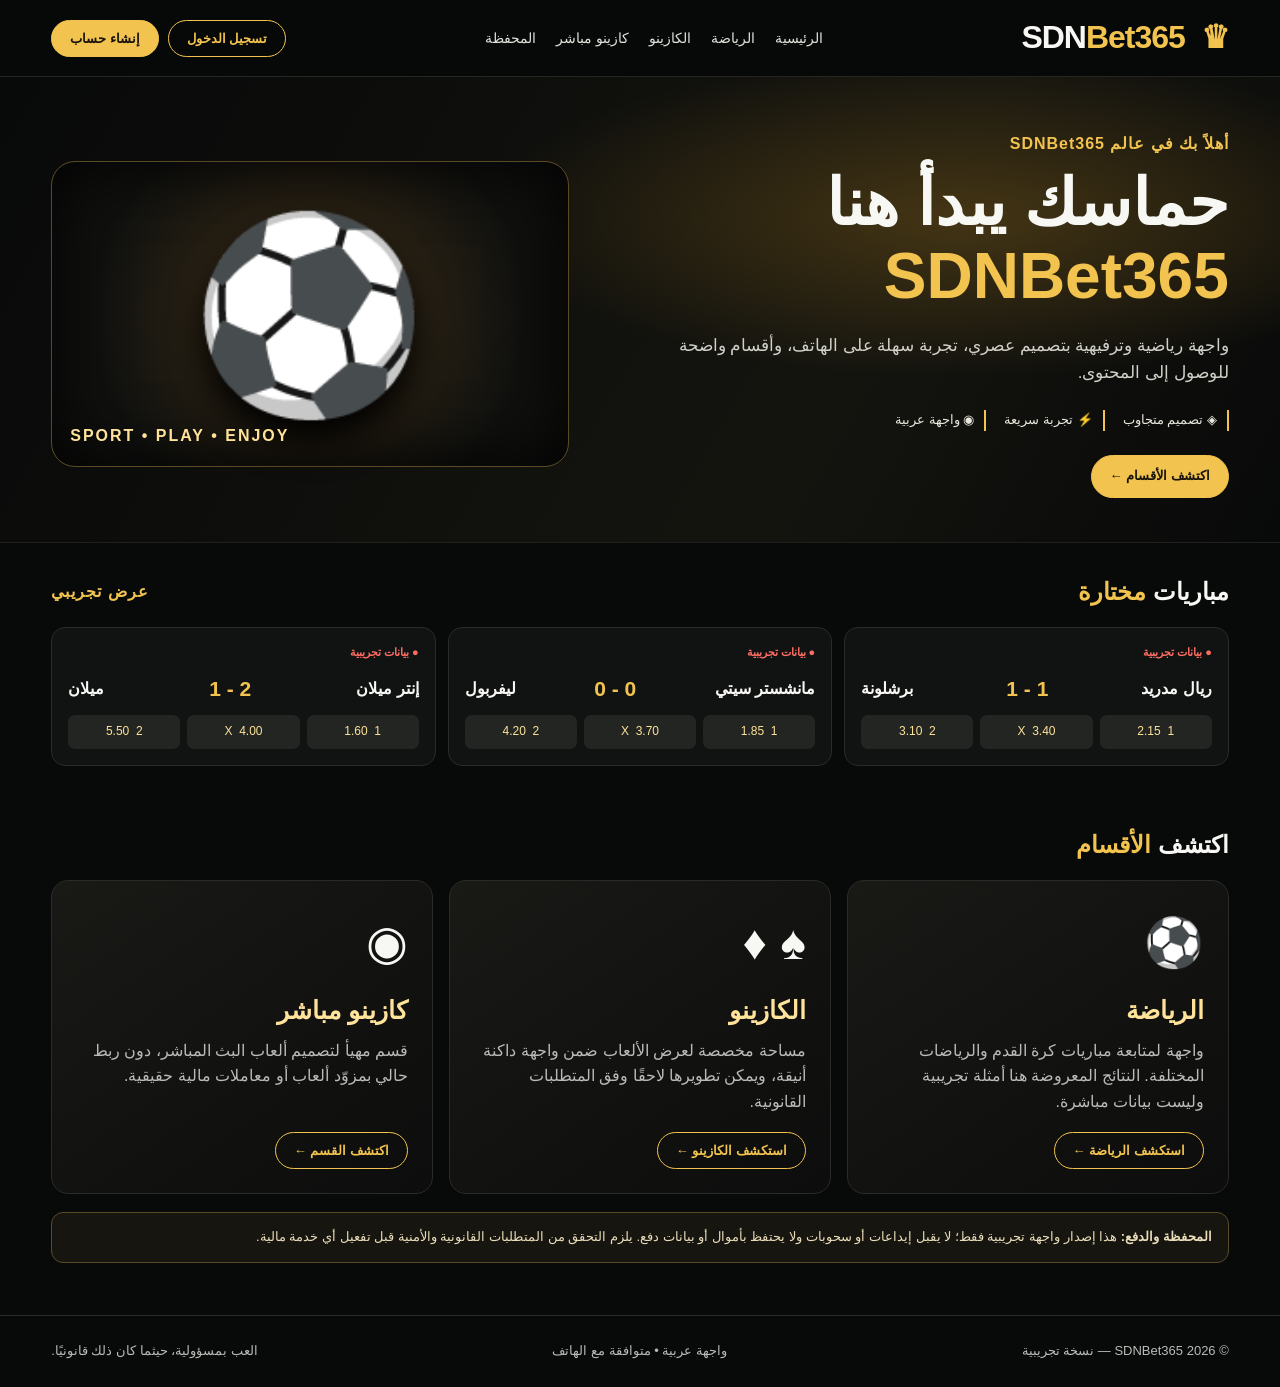
<file: index-backup.html>
<!DOCTYPE html>
<html lang="ar" dir="rtl">
<head>
<meta charset="UTF-8">
<meta name="viewport" content="width=device-width, initial-scale=1">
<meta name="theme-color" content="#080909">
<title>SDNBet365 | الرياضة والترفيه</title>
<style>
:root{--bg:#080909;--panel:#111313;--line:#292b28;--gold:#f2c34e;--gold2:#ffe39a;--muted:#b9bbb7;--white:#f7f7f3}
*{box-sizing:border-box}body{margin:0;background:var(--bg);color:var(--white);font-family:Tahoma,Arial,sans-serif;line-height:1.6}
a{color:inherit;text-decoration:none}.wrap{width:min(1180px,92%);margin:auto}
header{position:sticky;top:0;z-index:5;background:#080909f2;border-bottom:1px solid #252621;backdrop-filter:blur(10px)}
.nav{min-height:76px;display:flex;align-items:center;justify-content:space-between;gap:18px;flex-wrap:wrap;padding:12px 0}
.brand{font-size:clamp(22px,3vw,32px);font-weight:900;letter-spacing:-1px}.brand span{color:var(--gold)}.crown{color:var(--gold);margin-left:8px}
.links{display:flex;gap:20px;flex-wrap:wrap;font-size:14px;color:#e1e1db}.links a:hover{color:var(--gold)}
.actions{display:flex;gap:9px}.btn{display:inline-flex;align-items:center;justify-content:center;border:1px solid var(--gold);border-radius:30px;padding:10px 18px;font-weight:700;font-size:13px;background:transparent;color:var(--gold);cursor:pointer}.btn.primary{background:var(--gold);color:#17130a}.btn:hover{filter:brightness(1.1)}
.hero{padding:54px 0 44px;background:radial-gradient(ellipse at 75% 30%,#443514 0,transparent 35%),linear-gradient(120deg,#080909,#14140f 65%,#080909);border-bottom:1px solid #20211d;overflow:hidden}
.hero-grid{display:grid;grid-template-columns:1.1fr .9fr;align-items:center;gap:28px}.eyebrow{color:var(--gold);font-weight:700;letter-spacing:1px}.hero h1{font-size:clamp(34px,5.2vw,64px);line-height:1.15;margin:10px 0 18px}.hero h1 span{color:var(--gold)}.hero p{color:#d0d0c9;max-width:560px;font-size:17px}.features{display:flex;gap:18px;flex-wrap:wrap;margin:24px 0;color:#e9e7dd;font-size:13px}.features span{border-right:2px solid var(--gold);padding-right:10px}.hero-art{min-height:290px;border:1px solid #5b4b25;border-radius:24px;display:grid;place-items:center;background:radial-gradient(circle at 50% 50%,#725622 0,#292114 35%,#10110f 72%);box-shadow:inset 0 0 70px #000;position:relative}.ball{font-size:clamp(100px,17vw,190px);filter:drop-shadow(0 20px 18px #000)}.art-label{position:absolute;bottom:18px;left:18px;color:var(--gold2);font-weight:800;letter-spacing:2px}
.section{padding:30px 0}.section-head{display:flex;align-items:center;justify-content:space-between;gap:12px;margin-bottom:16px}.section h2{margin:0;font-size:24px}.section h2 span{color:var(--gold)}.live-row{display:grid;grid-template-columns:repeat(3,1fr);gap:12px}.match{background:var(--panel);border:1px solid var(--line);border-radius:14px;padding:16px}.live{color:#ff6c62;font-size:11px;font-weight:900}.teams{display:flex;justify-content:space-between;align-items:center;gap:8px;margin:10px 0;font-weight:700}.score{font-size:21px;color:var(--gold);white-space:nowrap}.odds{display:flex;gap:7px}.odd{flex:1;text-align:center;background:#222521;border-radius:7px;padding:7px 4px;font-size:12px;color:var(--gold2)}
.cards{display:grid;grid-template-columns:repeat(3,1fr);gap:16px}.category{min-height:245px;border:1px solid var(--line);border-radius:17px;padding:24px;background:linear-gradient(145deg,#191a16,#0c0d0c);display:flex;flex-direction:column;align-items:flex-start;transition:transform .2s,border-color .2s}.category:hover{transform:translateY(-3px);border-color:#8e712c}.category .icon{font-size:48px}.category h3{font-size:25px;margin:8px 0;color:var(--gold2)}.category p{color:var(--muted);margin:0 0 18px}.category .btn{margin-top:auto}
.notice{border:1px solid #594b28;background:#17150f;color:#e9ddba;padding:14px 16px;border-radius:12px;font-size:13px;margin-top:18px}
footer{border-top:1px solid var(--line);margin-top:22px;padding:25px 0;color:var(--muted);font-size:13px}.foot{display:flex;justify-content:space-between;gap:15px;flex-wrap:wrap}
.modal{position:fixed;inset:0;background:#000b;display:none;place-items:center;padding:20px;z-index:10}.modal.show{display:grid}.dialog{max-width:420px;width:100%;background:#121411;border:1px solid #5b4b25;border-radius:18px;padding:24px}.dialog h3{margin-top:0;color:var(--gold)}.dialog p{color:var(--muted)}.close{float:left;background:none;border:0;color:white;font-size:24px;cursor:pointer}
@media(max-width:800px){.hero-grid{grid-template-columns:1fr}.hero-art{min-height:200px}.live-row{grid-template-columns:1fr}.cards{grid-template-columns:1fr}.links{gap:12px}.nav{justify-content:center}.brand{width:100%;text-align:center}.actions{justify-content:center;width:100%}.hero{padding-top:34px}}
</style>
</head>
<body>
<header><div class="wrap nav">
<a class="brand" href="#"><span class="crown">♛</span> SDN<span>Bet365</span></a>
<nav class="links" aria-label="التنقل"><a href="#home">الرئيسية</a><a href="#sports">الرياضة</a><a href="#casino">الكازينو</a><a href="#livecasino">كازينو مباشر</a><a href="#wallet">المحفظة</a></nav>
<div class="actions"><button class="btn" data-modal="login">تسجيل الدخول</button><button class="btn primary" data-modal="register">إنشاء حساب</button></div>
</div></header>
<main>
<section class="hero" id="home"><div class="wrap hero-grid"><div>
<div class="eyebrow">أهلاً بك في عالم SDNBet365</div>
<h1>حماسك يبدأ هنا<br><span>SDNBet365</span></h1>
<p>واجهة رياضية وترفيهية بتصميم عصري، تجربة سهلة على الهاتف، وأقسام واضحة للوصول إلى المحتوى.</p>
<div class="features"><span>◈ تصميم متجاوب</span><span>⚡ تجربة سريعة</span><span>◉ واجهة عربية</span></div>
<a class="btn primary" href="#sports">اكتشف الأقسام ←</a>
</div><div class="hero-art" aria-label="تصميم رياضي ذهبي"><div class="ball">⚽</div><div class="art-label">SPORT • PLAY • ENJOY</div></div></div></section>
<section class="section wrap"><div class="section-head"><h2>مباريات <span>مختارة</span></h2><span class="eyebrow">عرض تجريبي</span></div>
<div class="live-row">
<div class="match"><div class="live">● بيانات تجريبية</div><div class="teams"><span>ريال مدريد</span><span class="score">1 - 1</span><span>برشلونة</span></div><div class="odds"><div class="odd">1&nbsp; 2.15</div><div class="odd">X&nbsp; 3.40</div><div class="odd">2&nbsp; 3.10</div></div></div>
<div class="match"><div class="live">● بيانات تجريبية</div><div class="teams"><span>مانشستر سيتي</span><span class="score">0 - 0</span><span>ليفربول</span></div><div class="odds"><div class="odd">1&nbsp; 1.85</div><div class="odd">X&nbsp; 3.70</div><div class="odd">2&nbsp; 4.20</div></div></div>
<div class="match"><div class="live">● بيانات تجريبية</div><div class="teams"><span>إنتر ميلان</span><span class="score">2 - 1</span><span>ميلان</span></div><div class="odds"><div class="odd">1&nbsp; 1.60</div><div class="odd">X&nbsp; 4.00</div><div class="odd">2&nbsp; 5.50</div></div></div>
</div></section>
<section class="section wrap" id="sports"><div class="section-head"><h2>اكتشف <span>الأقسام</span></h2></div><div class="cards">
<article class="category"><div class="icon">⚽</div><h3>الرياضة</h3><p>واجهة لمتابعة مباريات كرة القدم والرياضات المختلفة. النتائج المعروضة هنا أمثلة تجريبية وليست بيانات مباشرة.</p><button class="btn" data-modal="sports">استكشف الرياضة ←</button></article>
<article class="category" id="casino"><div class="icon">♠ ♦</div><h3>الكازينو</h3><p>مساحة مخصصة لعرض الألعاب ضمن واجهة داكنة أنيقة، ويمكن تطويرها لاحقًا وفق المتطلبات القانونية.</p><button class="btn" data-modal="casino">استكشف الكازينو ←</button></article>
<article class="category" id="livecasino"><div class="icon">◉</div><h3>كازينو مباشر</h3><p>قسم مهيأ لتصميم ألعاب البث المباشر، دون ربط حالي بمزوّد ألعاب أو معاملات مالية حقيقية.</p><button class="btn" data-modal="live">اكتشف القسم ←</button></article>
</div>
<div class="notice" id="wallet"><strong>المحفظة والدفع:</strong> هذا إصدار واجهة تجريبية فقط؛ لا يقبل إيداعات أو سحوبات ولا يحتفظ بأموال أو بيانات دفع. يلزم التحقق من المتطلبات القانونية والأمنية قبل تفعيل أي خدمة مالية.</div>
</section>
</main>
<footer><div class="wrap foot"><span>© 2026 SDNBet365 — نسخة تجريبية</span><span>واجهة عربية • متوافقة مع الهاتف</span><span>العب بمسؤولية، حيثما كان ذلك قانونيًا.</span></div></footer>
<div class="modal" id="modal" role="dialog" aria-modal="true" aria-labelledby="modal-title"><div class="dialog"><button class="close" id="close" aria-label="إغلاق">×</button><h3 id="modal-title">نسخة تجريبية</h3><p id="modal-text">هذا القسم للعرض فقط، ولم يتم تفعيل الحسابات أو المعاملات الحقيقية بعد.</p><button class="btn primary" id="ok">حسنًا</button></div></div>
<script>
const modal=document.getElementById('modal'), title=document.getElementById('modal-title'), msg=document.getElementById('modal-text');
const copy={login:['تسجيل الدخول','تسجيل الدخول غير مفعّل في النسخة التجريبية.'],register:['إنشاء حساب','إنشاء الحسابات غير مفعّل حاليًا.'],sports:['قسم الرياضة','هذه واجهة أولية؛ بيانات المباريات تجريبية وليست مباشرة.'],casino:['قسم الكازينو','هذا القسم تجريبي ولا يتصل بمزوّد ألعاب.'],live:['كازينو مباشر','البث المباشر غير مفعّل في هذه النسخة.']};
document.querySelectorAll('[data-modal]').forEach(b=>b.addEventListener('click',()=>{const c=copy[b.dataset.modal];title.textContent=c[0];msg.textContent=c[1];modal.classList.add('show')}));
function closeModal(){modal.classList.remove('show')}document.getElementById('close').addEventListener('click',closeModal);document.getElementById('ok').addEventListener('click',closeModal);modal.addEventListener('click',e=>{if(e.target===modal)closeModal()});
</script>
</body></html>
</file>
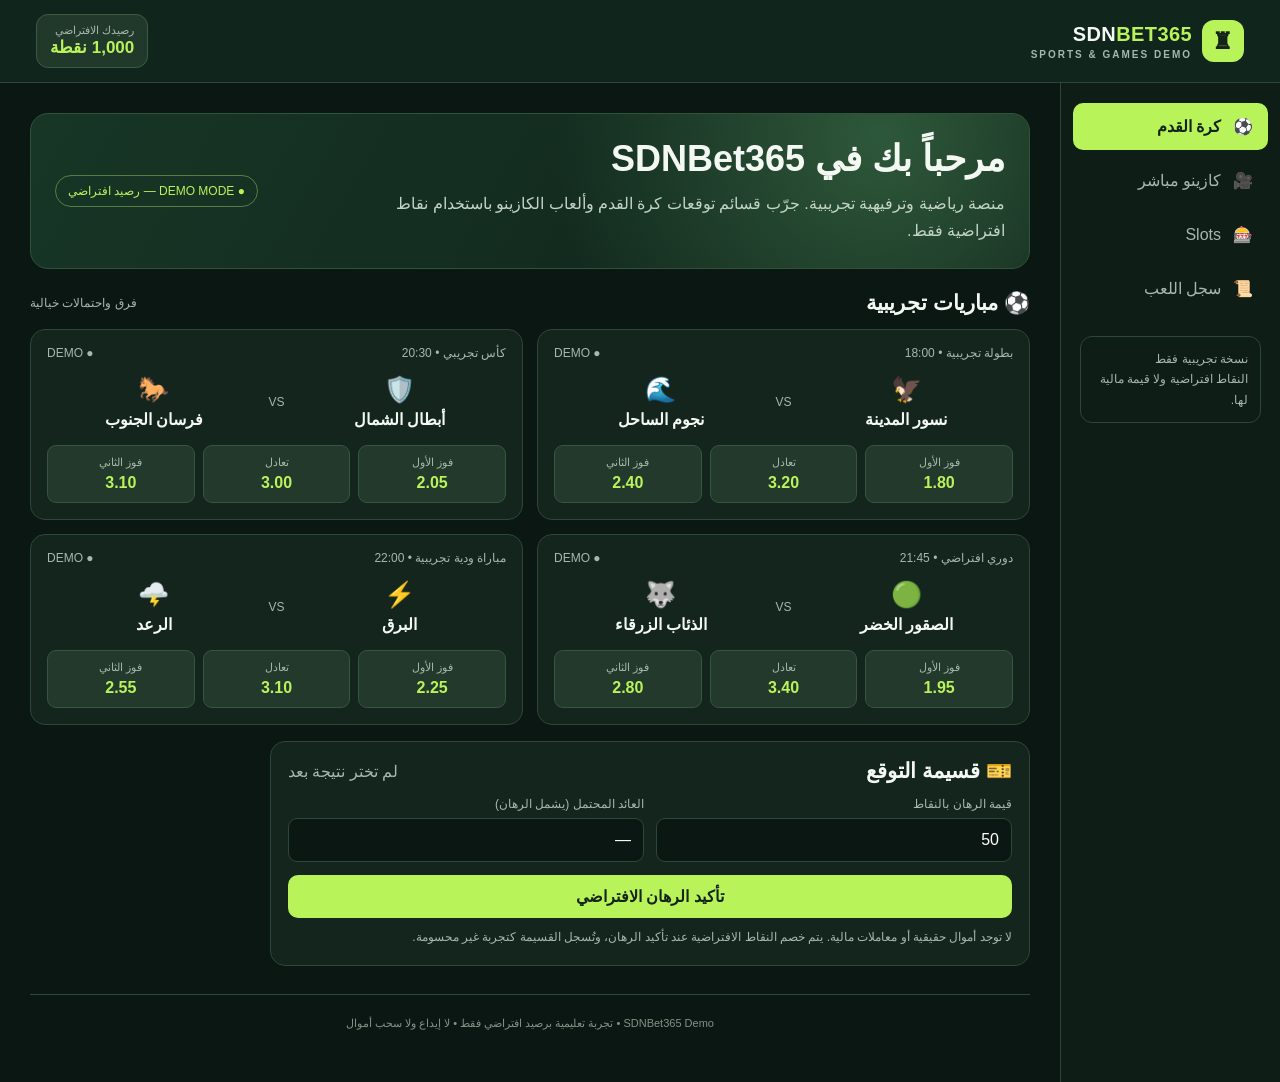
<file: index-old.html>
<!DOCTYPE html>
<html lang="ar" dir="rtl">
<head>
<meta charset="UTF-8">
<meta name="viewport" content="width=device-width, initial-scale=1">
<meta name="theme-color" content="#10291f">
<title>SDNBet365 — Sports & Games Demo</title>
<style>
:root{--bg:#0b1712;--panel:#13251c;--panel2:#1b3025;--line:#2d4738;--green:#b9f35a;--text:#f4f8f3;--muted:#a7b8ac;--gold:#f3c969;--red:#f16f73}
*{box-sizing:border-box}body{margin:0;background:var(--bg);color:var(--text);font-family:Tahoma,Arial,sans-serif}button,input{font:inherit}button{cursor:pointer;border:0}
.topbar{display:flex;align-items:center;justify-content:space-between;gap:14px;padding:14px clamp(14px,3vw,36px);background:#10251b;border-bottom:1px solid var(--line);position:sticky;top:0;z-index:10}
.brand{display:flex;align-items:center;gap:10px;font-weight:900;letter-spacing:.4px}.logo{display:grid;place-items:center;background:var(--green);color:#14241a;width:42px;height:42px;border-radius:12px;font-size:23px}.brand strong{font-size:20px}.brand small{display:block;color:var(--muted);font-size:10px;letter-spacing:2px;margin-top:3px}
.balance{background:#20392a;border:1px solid #3d5a44;border-radius:12px;padding:9px 13px;white-space:nowrap}.balance small{display:block;color:var(--muted);font-size:11px}.balance b{color:var(--green);font-size:17px}
.layout{display:grid;grid-template-columns:220px minmax(0,1fr);max-width:1400px;margin:auto;min-height:calc(100vh - 72px)}
.sidebar{padding:20px 12px;border-left:1px solid var(--line);background:#0e1d15}.navbtn{display:flex;align-items:center;gap:12px;width:100%;padding:14px 15px;margin-bottom:7px;border-radius:10px;background:transparent;color:var(--muted);text-align:right}.navbtn.active,.navbtn:hover{background:var(--green);color:#14241a;font-weight:bold}.sidebar-note{margin:24px 7px;padding:12px;border:1px solid var(--line);border-radius:12px;color:var(--muted);font-size:12px;line-height:1.7}
main{padding:clamp(14px,3vw,30px);min-width:0}.hero{background:radial-gradient(circle at 85% 15%,#2e583a 0,transparent 38%),linear-gradient(120deg,#173626,#10231a);border:1px solid #31533c;border-radius:18px;padding:24px;margin-bottom:22px;display:flex;justify-content:space-between;gap:18px;align-items:center}.hero h1{margin:0 0 10px;font-size:clamp(23px,4vw,36px)}.hero p{margin:0;color:#c3d4c7;line-height:1.7;max-width:620px}.demo-pill{color:var(--green);border:1px solid #557e45;border-radius:30px;padding:8px 12px;font-size:12px;white-space:nowrap}
.section{display:none}.section.active{display:block}.section-title{display:flex;justify-content:space-between;align-items:center;gap:10px;margin:22px 0 14px}.section-title h2{margin:0;font-size:21px}.muted{color:var(--muted)}.cards{display:grid;grid-template-columns:repeat(2,minmax(0,1fr));gap:14px}.card{background:var(--panel);border:1px solid var(--line);border-radius:15px;padding:16px;min-width:0}.match-head{display:flex;justify-content:space-between;align-items:center;color:var(--muted);font-size:12px;margin-bottom:15px}.teams{display:grid;grid-template-columns:1fr auto 1fr;align-items:center;gap:8px;text-align:center;margin-bottom:16px}.team{font-weight:bold}.crest{font-size:25px;display:block;margin-bottom:6px}.vs{color:var(--muted);font-size:12px}.odds{display:grid;grid-template-columns:repeat(3,1fr);gap:8px}.odd{background:#22392b;color:var(--text);border:1px solid #365640;border-radius:9px;padding:10px 5px}.odd small{display:block;color:var(--muted);font-size:11px;margin-bottom:5px}.odd b{color:var(--green)}.odd.selected{background:var(--green);color:#14241a;border-color:var(--green)}.odd.selected small,.odd.selected b{color:#14241a}
.slip{margin-top:16px;background:#13251c;border:1px solid var(--line);border-radius:15px;padding:17px}.slip-grid{display:grid;grid-template-columns:1fr 1fr;gap:12px}.field label{display:block;color:var(--muted);font-size:12px;margin-bottom:7px}.field input{width:100%;background:#0b1712;border:1px solid var(--line);border-radius:9px;padding:12px;color:white;outline:none}.primary{background:var(--green);color:#14241a;font-weight:bold;border-radius:10px;padding:12px 16px}.secondary{background:#263d2d;color:var(--text);border:1px solid #3c5b43;border-radius:10px;padding:10px 14px}.full{width:100%;margin-top:13px}.notice{font-size:12px;color:var(--muted);line-height:1.6;margin-top:10px}.game-grid{display:grid;grid-template-columns:repeat(3,minmax(0,1fr));gap:14px}.game-tile{background:linear-gradient(150deg,#203a2b,#111f17);border:1px solid var(--line);border-radius:16px;padding:20px;text-align:center}.game-icon{font-size:45px;margin-bottom:12px}.game-tile h3{margin:5px 0 8px}.game-tile p{color:var(--muted);font-size:12px;line-height:1.6;min-height:38px}.game-tile button{width:100%;margin-top:8px}.game-panel{margin-top:16px}.slot-machine{max-width:520px;margin:0 auto;background:linear-gradient(145deg,#563b14,#251b10);border:3px solid #b38a3b;border-radius:22px;padding:20px;text-align:center}.slot-machine h3{color:#ffe2a0;margin:0 0 16px}.reels{display:grid;grid-template-columns:repeat(3,1fr);gap:9px;margin-bottom:16px}.reel{background:#f7f0dc;color:#20241d;border-radius:10px;padding:18px 5px;font-size:clamp(32px,7vw,50px);min-height:86px;box-shadow:inset 0 -5px #d5c6a3}.game-result{min-height:26px;color:var(--gold);font-weight:bold;margin:10px 0}.roulette{max-width:560px;margin:auto;text-align:center}.wheel{width:min(270px,70vw);aspect-ratio:1;border-radius:50%;border:10px solid #c7a05c;background:conic-gradient(#a9272c 0 10%,#13251c 10% 20%,#a9272c 20% 30%,#13251c 30% 40%,#a9272c 40% 50%,#13251c 50% 60%,#a9272c 60% 70%,#13251c 70% 80%,#a9272c 80% 90%,#13251c 90%);display:grid;place-items:center;margin:14px auto;box-shadow:0 0 0 5px #65491d}.wheel span{background:#10251b;border:3px solid #c7a05c;width:72px;height:72px;border-radius:50%;display:grid;place-items:center;font-size:20px;font-weight:bold}.roulette-actions{display:flex;gap:8px;justify-content:center;flex-wrap:wrap}.history{margin-top:18px}.history-item{display:flex;justify-content:space-between;gap:10px;padding:10px 0;border-bottom:1px solid var(--line);font-size:13px}.positive{color:var(--green)}.negative{color:var(--red)}.footer{text-align:center;color:#819487;font-size:11px;padding:22px;border-top:1px solid var(--line);margin-top:28px}
@media(max-width:800px){.layout{grid-template-columns:1fr}.sidebar{position:sticky;top:70px;z-index:8;display:flex;overflow-x:auto;padding:8px;gap:6px;border-left:0;border-bottom:1px solid var(--line)}.navbtn{white-space:nowrap;width:auto;min-width:max-content;margin:0;padding:10px 13px}.sidebar-note{display:none}.cards{grid-template-columns:1fr}.game-grid{grid-template-columns:1fr}.hero{align-items:flex-start;flex-direction:column}.topbar{padding:10px 12px}.brand strong{font-size:16px}.logo{width:36px;height:36px}.balance{padding:7px 9px}.balance b{font-size:14px}main{padding:14px}}
@media(min-width:801px){.slip{max-width:760px}}
</style>
</head>
<body>
<header class="topbar">
  <div class="brand"><div class="logo">♜</div><div><strong>SDN<span style="color:var(--green)">BET365</span></strong><small>SPORTS & GAMES DEMO</small></div></div>
  <div class="balance"><small>رصيدك الافتراضي</small><b><span id="balance">1,000</span> نقطة</b></div>
</header>
<div class="layout">
  <aside class="sidebar">
    <button class="navbtn active" data-tab="sports">⚽ <span>كرة القدم</span></button>
    <button class="navbtn" data-tab="live">🎥 <span>كازينو مباشر</span></button>
    <button class="navbtn" data-tab="slots">🎰 <span>Slots</span></button>
    <button class="navbtn" data-tab="history">📜 <span>سجل اللعب</span></button>
    <div class="sidebar-note">نسخة تجريبية فقط<br>النقاط افتراضية ولا قيمة مالية لها.</div>
  </aside>
  <main>
    <div class="hero">
      <div><h1>مرحباً بك في SDNBet365</h1><p>منصة رياضية وترفيهية تجريبية. جرّب قسائم توقعات كرة القدم وألعاب الكازينو باستخدام نقاط افتراضية فقط.</p></div>
      <span class="demo-pill">● DEMO MODE — رصيد افتراضي</span>
    </div>

    <section class="section active" id="sports">
      <div class="section-title"><h2>⚽ مباريات تجريبية</h2><span class="muted" style="font-size:12px">فرق واحتمالات خيالية</span></div>
      <div class="cards" id="matches"></div>
      <div class="slip">
        <div class="section-title" style="margin-top:0"><h2>🎫 قسيمة التوقع</h2><span id="selectionLabel" class="muted">لم تختر نتيجة بعد</span></div>
        <div class="slip-grid">
          <div class="field"><label for="stake">قيمة الرهان بالنقاط</label><input id="stake" type="number" min="1" max="1000" value="50"></div>
          <div class="field"><label>العائد المحتمل (يشمل الرهان)</label><input id="potential" readonly value="—"></div>
        </div>
        <button class="primary full" id="placeBet">تأكيد الرهان الافتراضي</button>
        <div class="notice">لا توجد أموال حقيقية أو معاملات مالية. يتم خصم النقاط الافتراضية عند تأكيد الرهان، وتُسجل القسيمة كتجربة غير محسومة.</div>
      </div>
    </section>

    <section class="section" id="live">
      <div class="section-title"><h2>🎥 الكازينو المباشر — وضع تجريبي</h2><span class="demo-pill">بدون بث حقيقي</span></div>
      <div class="game-grid">
        <div class="game-tile"><div class="game-icon">🎡</div><h3>روليت تجريبية</h3><p>جرّب اختيار الأحمر أو الأسود أو الأخضر في لعبة عشوائية تجريبية.</p><button class="primary" data-game="roulette">فتح اللعبة</button></div>
        <div class="game-tile"><div class="game-icon">🃏</div><h3>بلاك جاك تجريبية</h3><p>واجهة مبسطة للعب بالبطاقات ونقاط افتراضية.</p><button class="primary" data-game="blackjack">فتح اللعبة</button></div>
        <div class="game-tile"><div class="game-icon">📺</div><h3>طاولات مباشرة</h3><p>هذه النسخة لا تحتوي على بث فيديو. يمكن ربط بث مرخّص في مشروع مستقل لاحقاً.</p><button class="secondary" id="streamInfo">تفاصيل</button></div>
      </div>
      <div class="card game-panel" id="liveGame"><div class="muted">اختر لعبة أعلاه لبدء التجربة.</div></div>
    </section>

    <section class="section" id="slots">
      <div class="section-title"><h2>🎰 ألعاب Slots</h2><span class="muted" style="font-size:12px">نتائج عشوائية للتسلية</span></div>
      <div class="slot-machine"><h3>★ SDN LUCKY REELS ★</h3><div class="reels"><div class="reel" id="r1">🍒</div><div class="reel" id="r2">⭐</div><div class="reel" id="r3">🍋</div></div><div class="field" style="max-width:240px;margin:0 auto"><label for="slotStake">تكلفة الدوران بالنقاط</label><input id="slotStake" type="number" min="1" max="100" value="10" style="text-align:center"></div><div class="game-result" id="slotResult">حظاً سعيداً!</div><button class="primary" id="spin" style="min-width:180px">لفّ البكرات</button><p class="notice">لعبة محاكاة فقط؛ النتائج لا تمثل فرصة ربح مالي حقيقي.</p></div>
    </section>

    <section class="section" id="history">
      <div class="section-title"><h2>📜 سجل اللعب</h2><button class="secondary" id="reset">إعادة ضبط التجربة</button></div>
      <div class="card"><div id="historyList" class="muted">لم تُسجل أي أنشطة بعد.</div></div>
    </section>
    <div class="footer">SDNBet365 Demo • تجربة تعليمية برصيد افتراضي فقط • لا إيداع ولا سحب أموال</div>
  </main>
</div>
<script>
const teams = [
 {id:1,league:"بطولة تجريبية • 18:00",a:"نسور المدينة",b:"نجوم الساحل",icons:["🦅","🌊"],odds:[1.8,3.2,2.4]},
 {id:2,league:"كأس تجريبي • 20:30",a:"أبطال الشمال",b:"فرسان الجنوب",icons:["🛡️","🐎"],odds:[2.05,3.0,3.1]},
 {id:3,league:"دوري افتراضي • 21:45",a:"الصقور الخضر",b:"الذئاب الزرقاء",icons:["🟢","🐺"],odds:[1.95,3.4,2.8]},
 {id:4,league:"مباراة ودية تجريبية • 22:00",a:"البرق",b:"الرعد",icons:["⚡","🌩️"],odds:[2.25,3.1,2.55]}
];
let balance=1000, selection=null, history=[];
const $=id=>document.getElementById(id);
function fmt(n){return Number(n).toLocaleString("en-US",{maximumFractionDigits:2})}
function updateBalance(){$("balance").textContent=fmt(balance)}
function log(title,delta,detail=""){history.unshift({title,delta,detail,time:new Date().toLocaleTimeString("ar-TN",{hour:"2-digit",minute:"2-digit"})});renderHistory()}
function renderHistory(){const el=$("historyList");if(!history.length){el.textContent="لم تُسجل أي أنشطة بعد.";el.className="muted";return}el.className="";el.innerHTML=history.map(h=>`<div class="history-item"><div><b>${h.title}</b><div class="muted" style="margin-top:4px">${h.detail} • ${h.time}</div></div><b class="${h.delta>=0?'positive':'negative'}">${h.delta>0?'+':''}${fmt(h.delta)} نقطة</b></div>`).join("")}
function renderMatches(){$("matches").innerHTML=teams.map(t=>`<article class="card"><div class="match-head"><span>${t.league}</span><span>● DEMO</span></div><div class="teams"><div class="team"><span class="crest">${t.icons[0]}</span>${t.a}</div><div class="vs">VS</div><div class="team"><span class="crest">${t.icons[1]}</span>${t.b}</div></div><div class="odds">${[{key:"1",label:"فوز الأول",odd:t.odds[0]},{key:"X",label:"تعادل",odd:t.odds[1]},{key:"2",label:"فوز الثاني",odd:t.odds[2]}].map(o=>`<button class="odd ${selection&&selection.id===t.id&&selection.key===o.key?'selected':''}" data-match="${t.id}" data-key="${o.key}" data-odd="${o.odd}"><small>${o.label}</small><b>${o.odd.toFixed(2)}</b></button>`).join("")}</div></article>`).join("");document.querySelectorAll("[data-match]").forEach(b=>b.addEventListener("click",()=>{const t=teams.find(x=>x.id===Number(b.dataset.match));selection={id:t.id,key:b.dataset.key,odd:Number(b.dataset.odd),team:t,choice:b.querySelector("small").textContent};$("selectionLabel").textContent=t.a+" × "+t.b+" — "+selection.choice;updatePotential();renderMatches()}))}
function updatePotential(){const stake=Number($("stake").value);$("potential").value=selection&&stake>0?fmt(stake*selection.odd)+" نقطة":"—"}
$("stake").addEventListener("input",updatePotential);
$("placeBet").addEventListener("click",()=>{const stake=Number($("stake").value);if(!selection)return alert("اختر نتيجة من إحدى المباريات أولاً.");if(!Number.isFinite(stake)||stake<1||stake>1000)return alert("أدخل قيمة بين 1 و1000 نقطة.");if(stake>balance)return alert("رصيدك الافتراضي لا يكفي.");balance-=stake;updateBalance();log("قسيمة كرة قدم",-stake,selection.team.a+" × "+selection.team.b+" • "+selection.choice+" • عائد محتمل "+fmt(stake*selection.odd));alert("تم تسجيل القسيمة التجريبية. لم يتم تحديد نتيجة المباراة.");selection=null;$("selectionLabel").textContent="لم تختر نتيجة بعد";$("potential").value="—";renderMatches()});
document.querySelectorAll(".navbtn").forEach(b=>b.addEventListener("click",()=>{document.querySelectorAll(".navbtn").forEach(x=>x.classList.toggle("active",x===b));document.querySelectorAll(".section").forEach(s=>s.classList.toggle("active",s.id===b.dataset.tab))}));
const symbols=["🍒","🍋","⭐","🔔","💎","7️⃣","🍀"];
$("spin").addEventListener("click",()=>{const cost=Number($("slotStake").value);if(!Number.isFinite(cost)||cost<1||cost>100)return alert("أدخل تكلفة بين 1 و100 نقطة.");if(cost>balance)return alert("رصيدك الافتراضي لا يكفي.");balance-=cost;const a=symbols[Math.floor(Math.random()*symbols.length)],b=symbols[Math.floor(Math.random()*symbols.length)],c=symbols[Math.floor(Math.random()*symbols.length)];$("r1").textContent=a;$("r2").textContent=b;$("r3").textContent=c;let win=0;if(a===b&&b===c)win=cost*8;else if(a===b||b===c||a===c)win=cost*2;if(win)balance+=win;updateBalance();$("slotResult").textContent=win?`ربحت ${fmt(win)} نقطة افتراضية!`:"لم تربح هذه المرة — جرّب مجدداً.";log("لعبة Slots",win-cost,`التكلفة ${cost} • النتيجة ${a} ${b} ${c} • العائد ${win}`)});
function openRoulette(){const panel=$("liveGame");panel.innerHTML=`<div class="roulette"><h3>🎡 روليت تجريبية</h3><p class="muted">اختر لوناً، وحدد الرهان الافتراضي.</p><div class="wheel"><span id="wheelNum">?</span></div><div class="field" style="max-width:220px;margin:12px auto"><label>قيمة الرهان بالنقاط</label><input id="rouletteStake" type="number" min="1" max="100" value="10"></div><div class="roulette-actions"><button class="primary" data-color="red">أحمر ×2</button><button class="secondary" data-color="black">أسود ×2</button><button class="secondary" data-color="green">أخضر ×5</button></div><div id="rouletteResult" class="game-result"></div></div>`;panel.querySelectorAll("[data-color]").forEach(btn=>btn.addEventListener("click",()=>{const cost=Number($("rouletteStake").value);if(!Number.isFinite(cost)||cost<1||cost>100)return alert("أدخل قيمة بين 1 و100 نقطة.");if(cost>balance)return alert("رصيدك الافتراضي لا يكفي.");balance-=cost;const n=Math.floor(Math.random()*37),color=n===0?"green":n%2?"red":"black";const mult=color==="green"?5:2;const win=btn.dataset.color===color?cost*mult:0;balance+=win;updateBalance();$("wheelNum").textContent=n;$("rouletteResult").textContent=`النتيجة: ${n} (${color==="red"?"أحمر":color==="black"?"أسود":"أخضر"}) — ${win?`ربحت ${win} نقطة`:"لم تربح"}`;log("روليت تجريبية",win-cost,`اختيار ${btn.dataset.color} • النتيجة ${n} • التكلفة ${cost} • العائد ${win}`)}))}
function openBlackjack(){const panel=$("liveGame");panel.innerHTML=`<div style="max-width:520px;margin:auto;text-align:center"><h3>🃏 بلاك جاك مبسطة</h3><p class="muted">اسحب بطاقة، وحاول الاقتراب من 21 دون تجاوزها.</p><div class="card" style="background:#0d1b13;margin:16px 0"><div class="muted">مجموعك</div><h2 id="bjTotal" style="font-size:34px;margin:8px">—</h2><div id="bjCards" style="font-size:26px;min-height:38px">🂠 🂠</div><div id="bjResult" class="game-result"></div></div><div class="field" style="max-width:220px;margin:12px auto"><label>الرهان بالنقاط</label><input id="bjStake" type="number" min="1" max="100" value="10"></div><div class="roulette-actions"><button class="primary" id="bjStart">بدء جولة</button><button class="secondary" id="bjHit" disabled>اسحب بطاقة</button><button class="secondary" id="bjStand" disabled>توقف واحسب</button></div></div>`;let total=0,cards=[],cost=0,playing=false;const draw=()=>Math.floor(Math.random()*10)+1;const finish=win=>{playing=false;$("bjHit").disabled=true;$("bjStand").disabled=true;const gain=win?cost*2:0;balance+=gain;updateBalance();$("bjResult").textContent=win?`فزت بـ ${gain} نقطة!`:"انتهت الجولة دون ربح.";log("بلاك جاك تجريبية",gain-cost,`المجموع ${total} • الرهان ${cost} • العائد ${gain}`)};$("bjStart").onclick=()=>{cost=Number($("bjStake").value);if(!Number.isFinite(cost)||cost<1||cost>100)return alert("أدخل قيمة بين 1 و100 نقطة.");if(cost>balance)return alert("رصيدك الافتراضي لا يكفي.");balance-=cost;updateBalance();total=draw()+draw();cards=[total-draw(),0];cards=[Math.max(1,total-draw()),draw()];total=cards[0]+cards[1];playing=true;$("bjCards").textContent=cards.join(" + ");$("bjTotal").textContent=total;$("bjResult").textContent="";$("bjHit").disabled=false;$("bjStand").disabled=false;if(total===21)finish(true)};$("bjHit").onclick=()=>{if(!playing)return;const c=draw();cards.push(c);total+=c;$("bjCards").textContent=cards.join(" + ");$("bjTotal").textContent=total;if(total>21)finish(false);else if(total===21)finish(true)};$("bjStand").onclick=()=>{if(!playing)return;while(total<17) {const c=draw();cards.push(c);total+=c} $("bjCards").textContent=cards.join(" + ");$("bjTotal").textContent=total;finish(total<=21&&total>=18)}}
document.querySelectorAll("[data-game]").forEach(b=>b.addEventListener("click",()=>b.dataset.game==="roulette"?openRoulette():openBlackjack()));
$("streamInfo").addEventListener("click",()=>alert("هذه نسخة تجريبية ولا تحتوي على بث حي حقيقي. أي بث مستقبلي يجب أن يأتي من مزود مرخّص وبموجب الحقوق والشروط القانونية المناسبة."));
$("reset").addEventListener("click",()=>{if(!confirm("إعادة ضبط الرصيد وسجل اللعب؟"))return;balance=1000;history=[];selection=null;updateBalance();renderHistory();renderMatches();$("selectionLabel").textContent="لم تختر نتيجة بعد";$("potential").value="—";alert("تمت إعادة ضبط النسخة التجريبية.")});
renderMatches();updateBalance();renderHistory();
</script>
</body>
</html>
</file>
